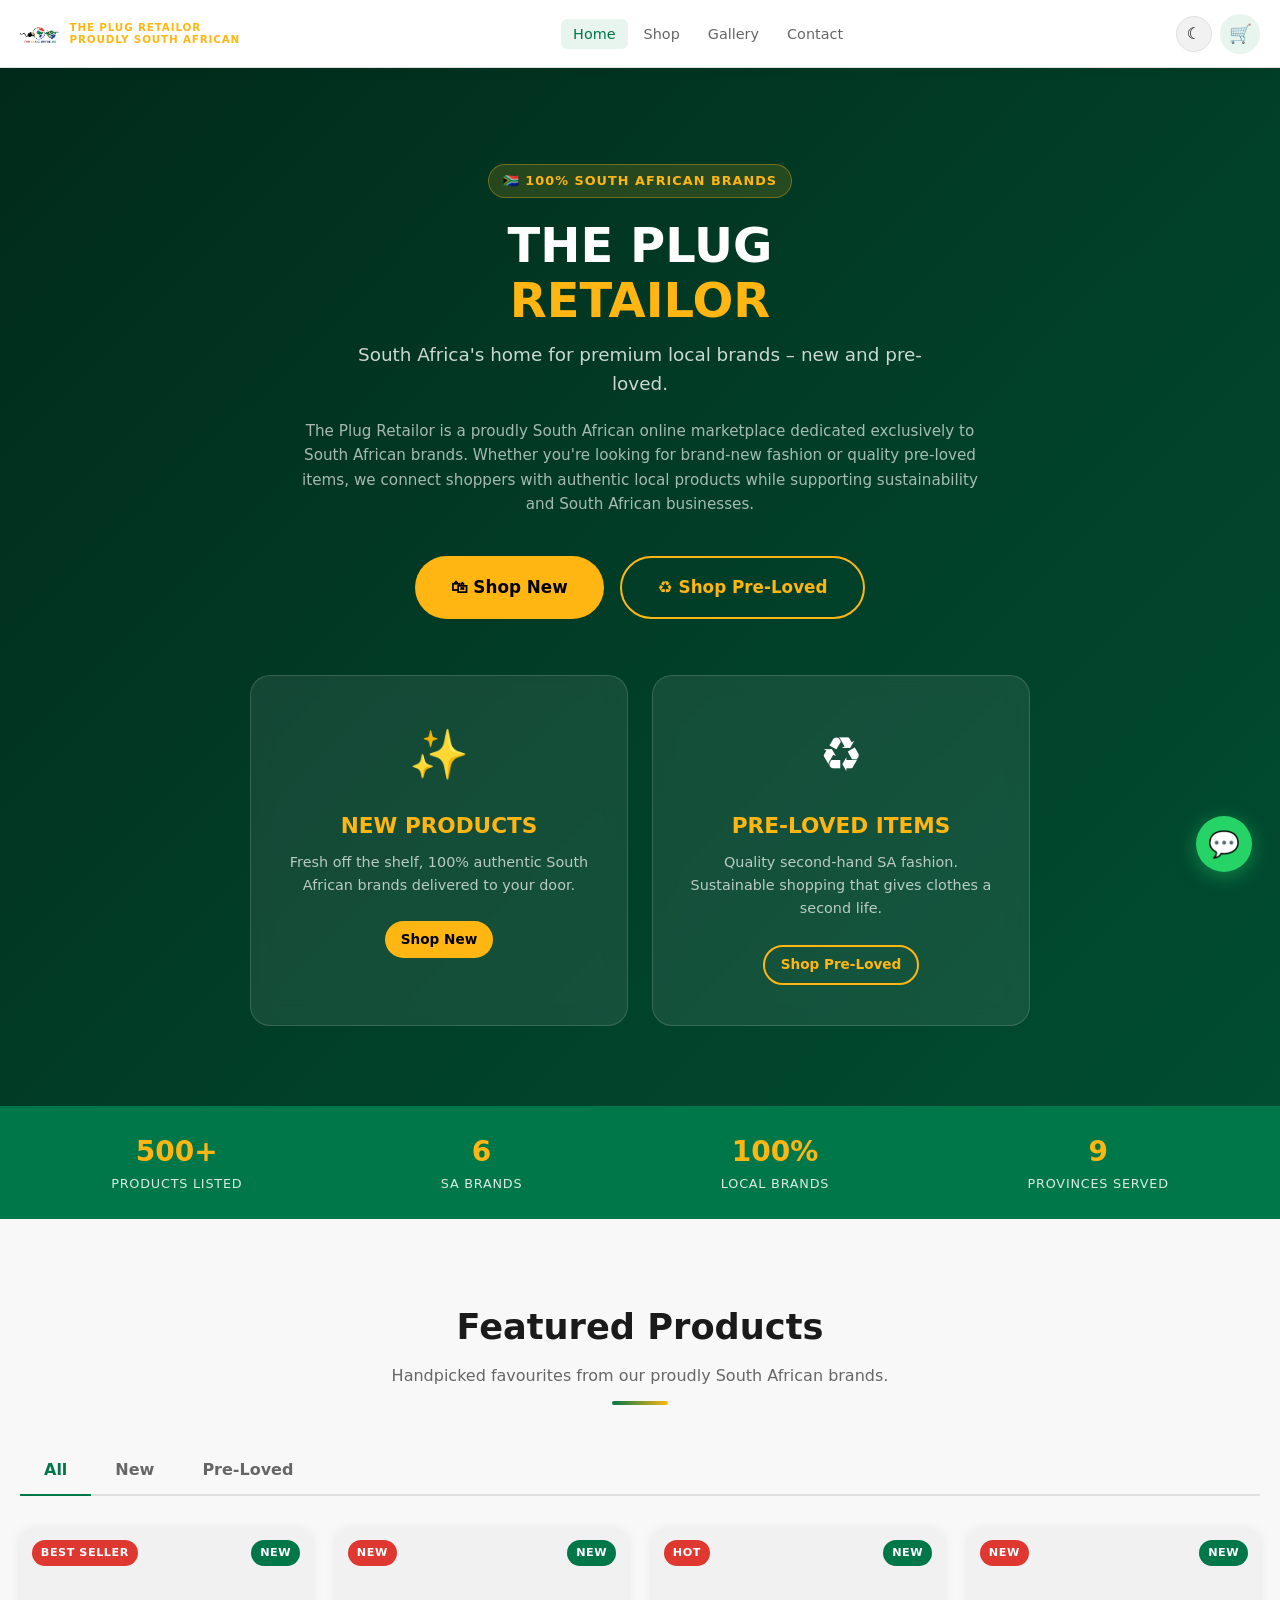
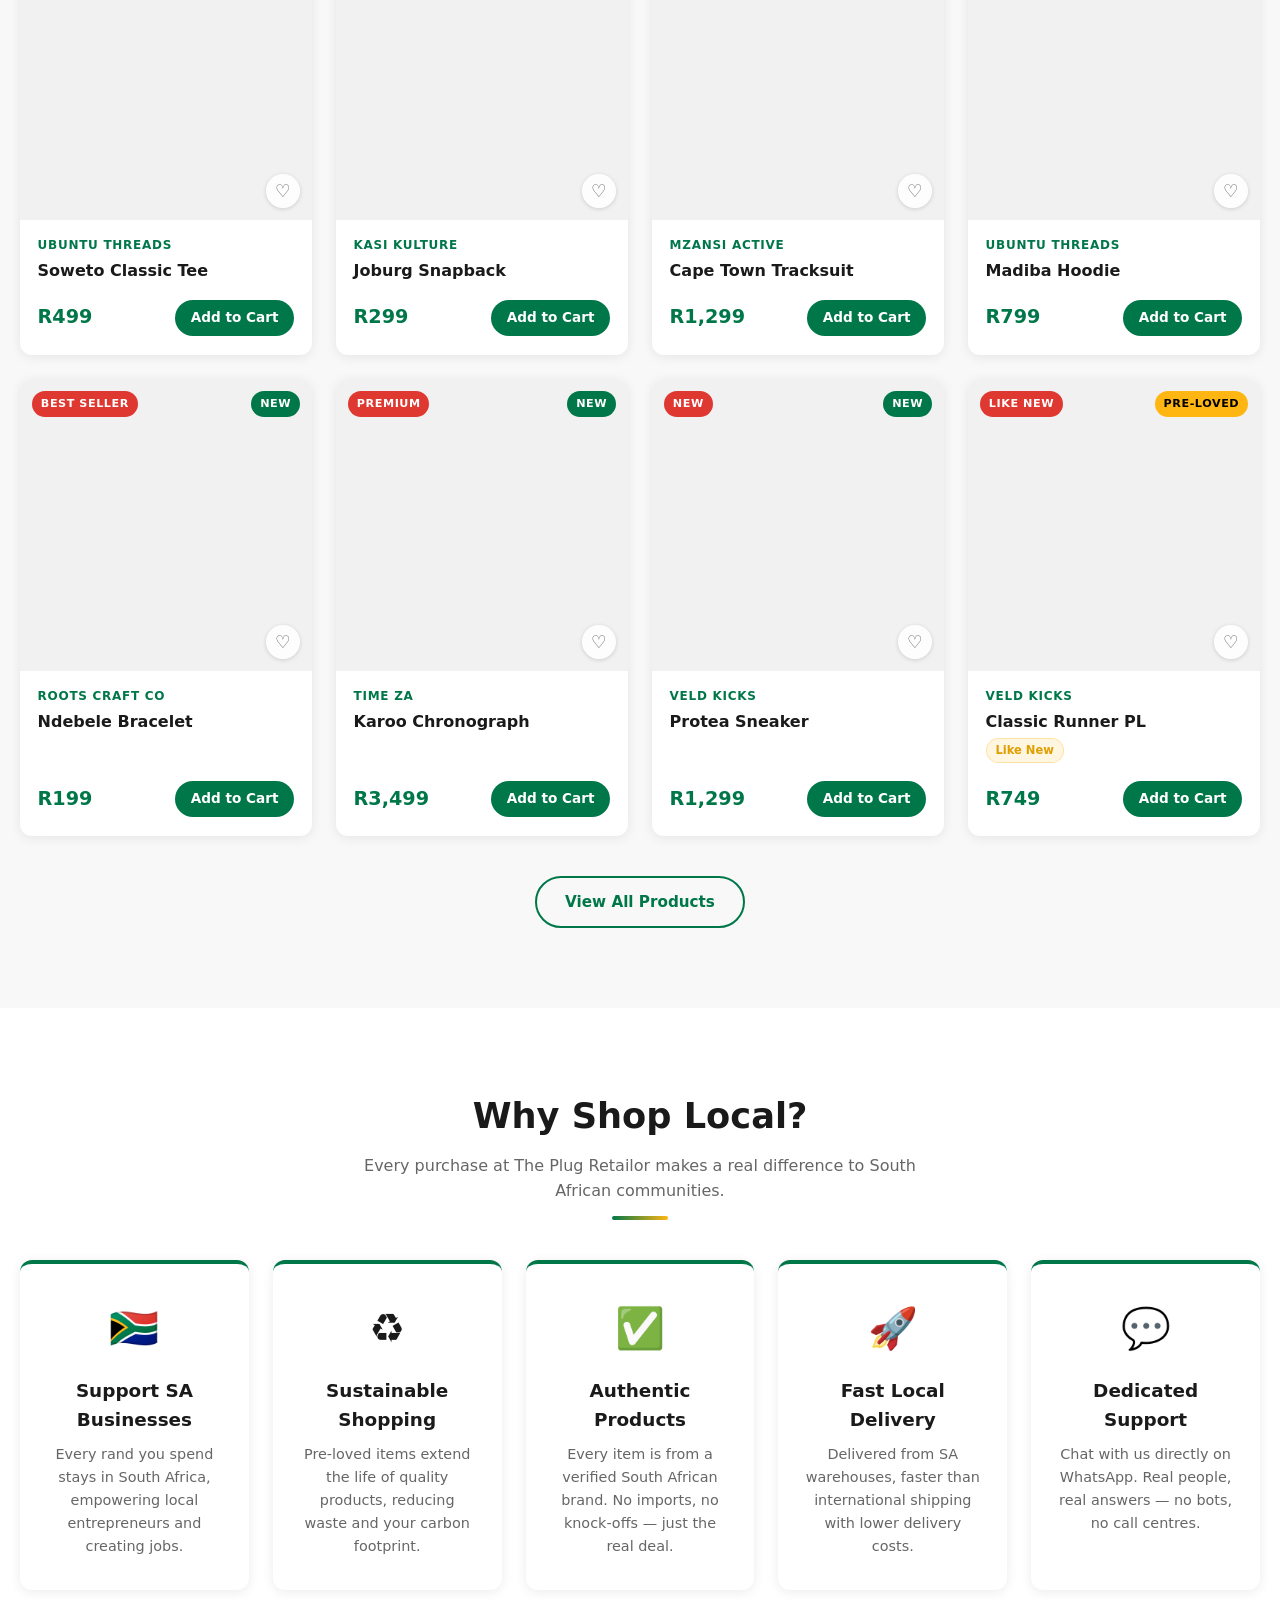
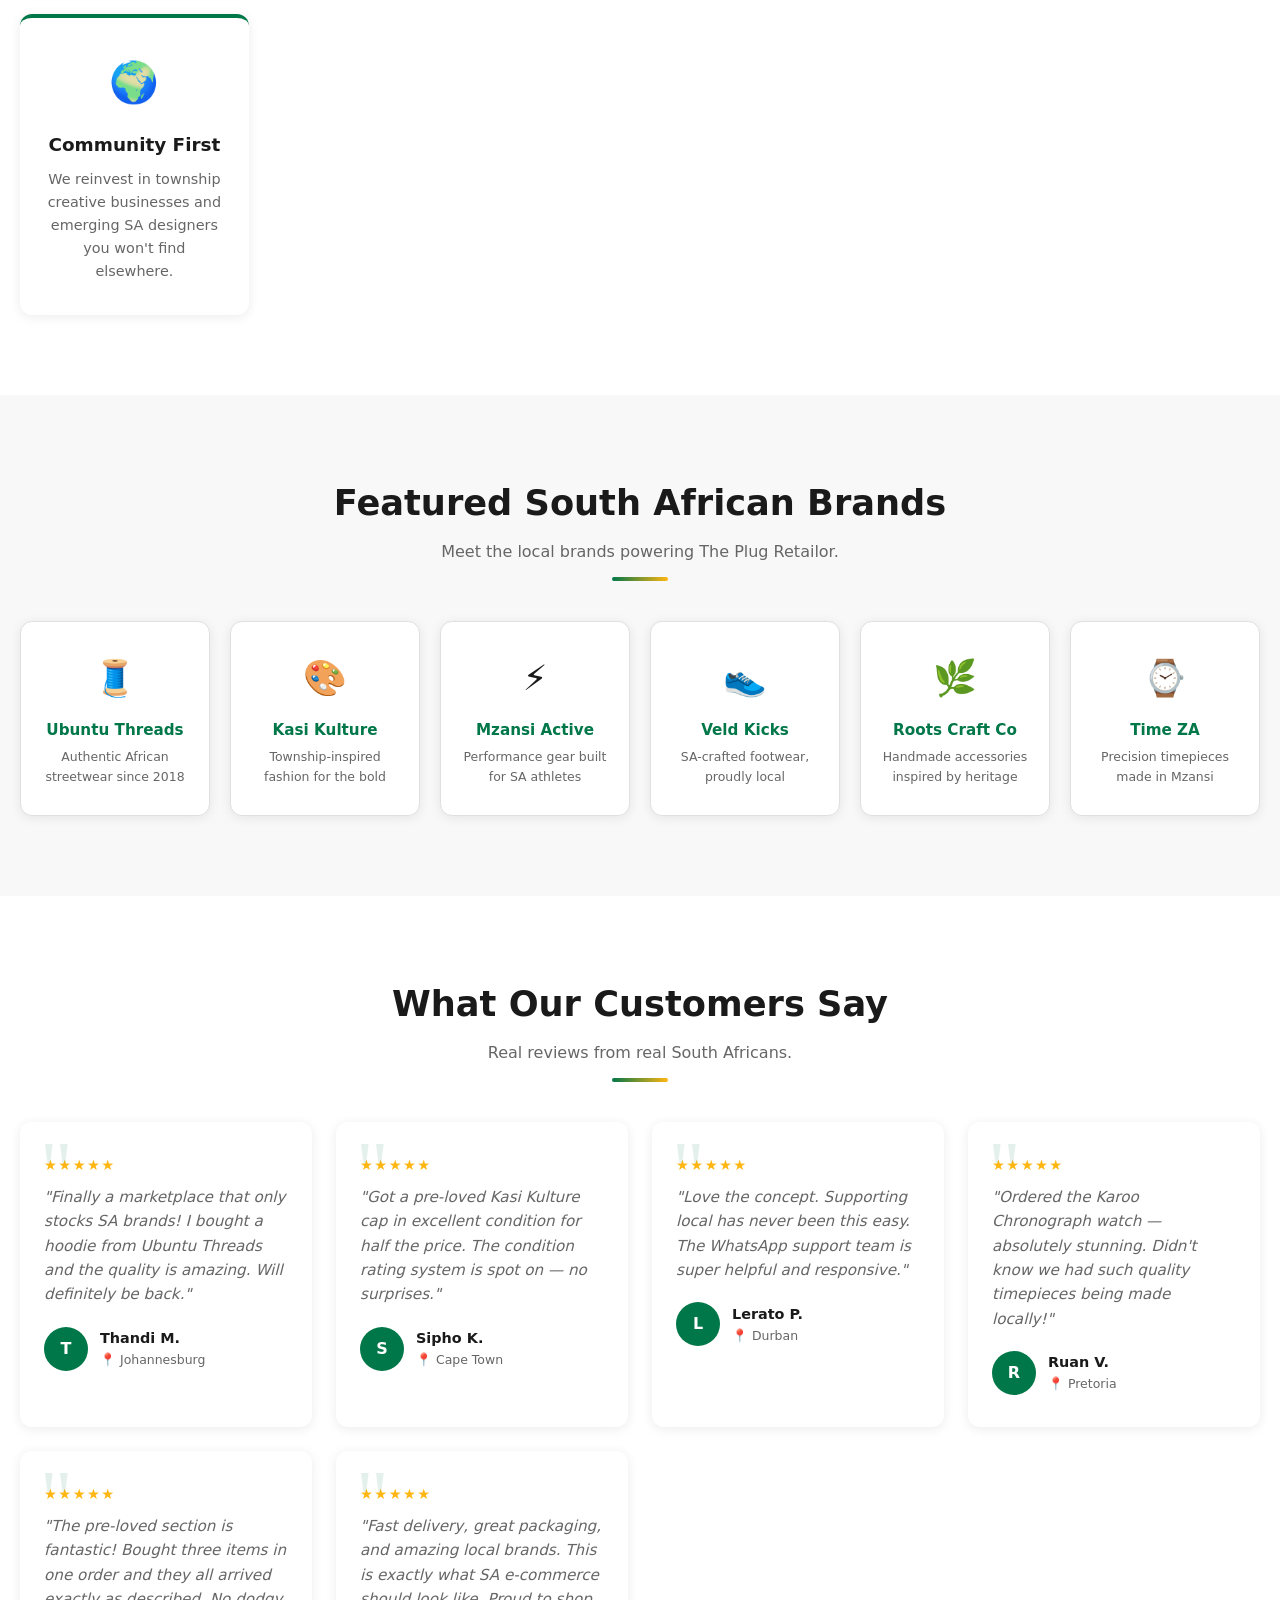
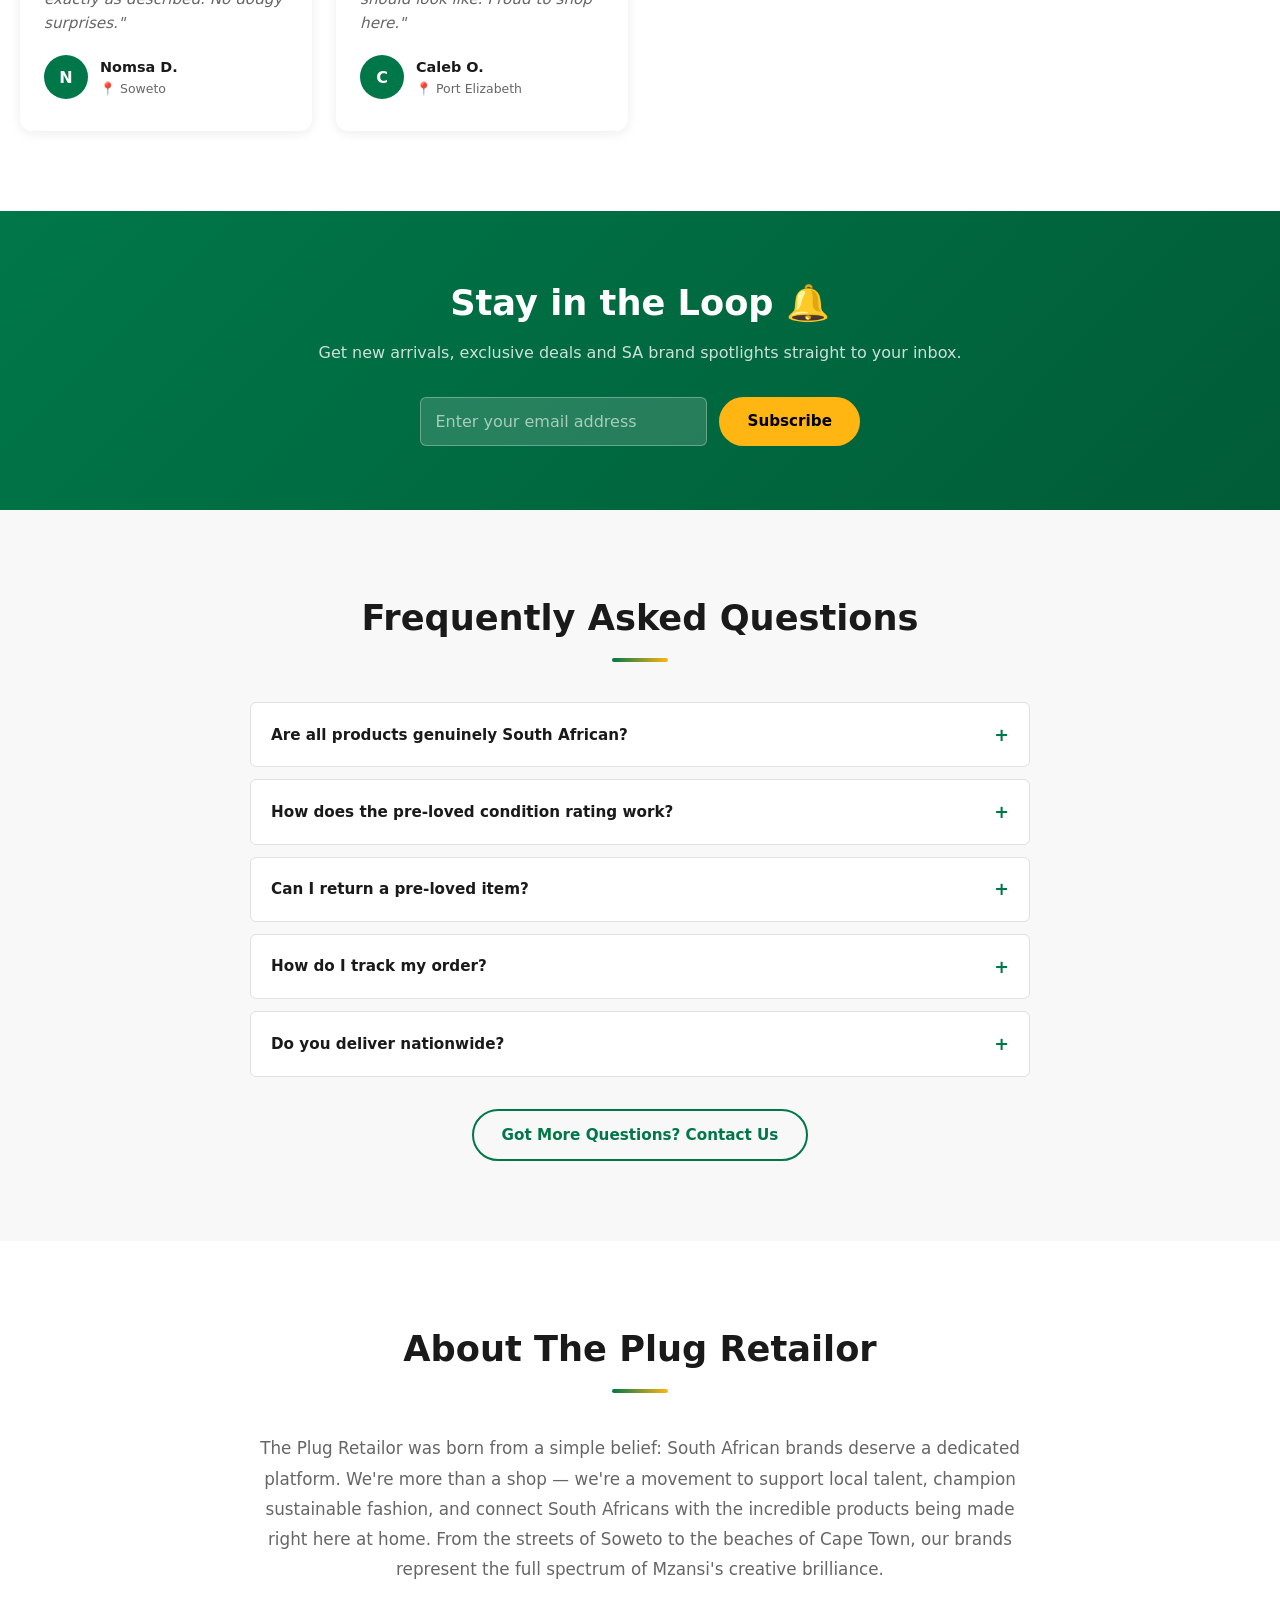
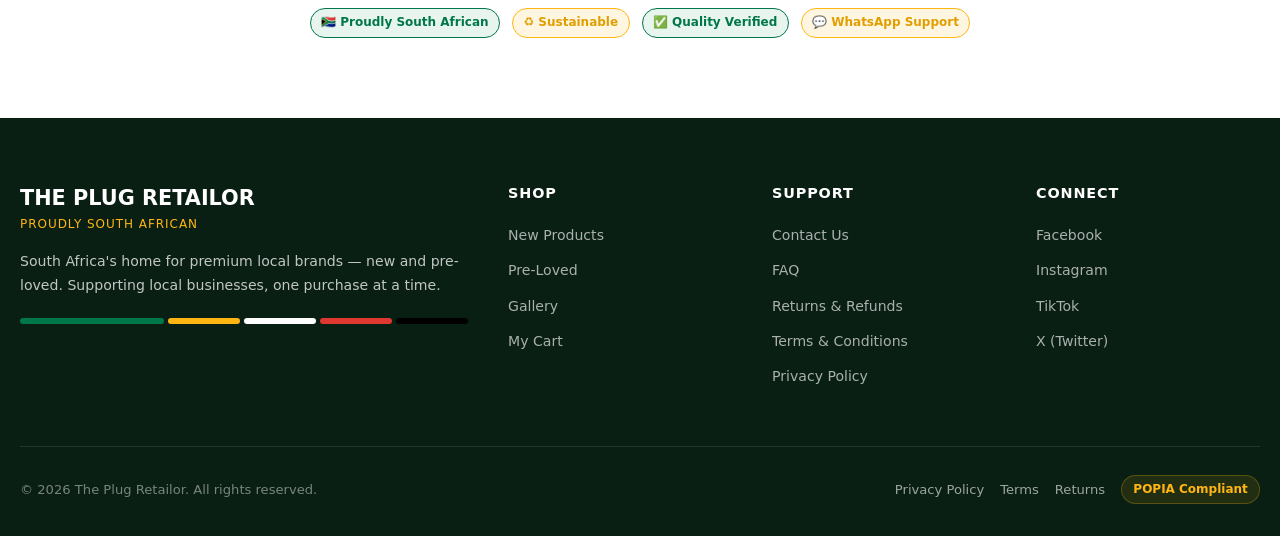
<file: index.html>
<!DOCTYPE html>
<html lang="en" data-theme="light">
<head>
  <meta charset="UTF-8" />
  <meta name="viewport" content="width=device-width, initial-scale=1.0" />
  <meta name="description" content="The Plug Retailor – South Africa's home for premium local brands, new and pre-loved. Shop proudly South African fashion and accessories." />
  <title>The Plug Retailor | Proudly South African Marketplace</title>
  <link rel="stylesheet" href="css/style.css" />
  <link rel="icon" href="data:image/svg+xml,<svg xmlns='http://www.w3.org/2000/svg' viewBox='0 0 32 32'><rect width='32' height='32' rx='6' fill='%23007749'/><text y='24' x='4' font-size='22'>🛍</text></svg>" />
</head>
<body>

<!-- Page Loader -->
<div id="pageLoader" aria-hidden="true">
  <div class="loader__spinner"></div>
  <p class="loader__logo">THE PLUG RETAILOR</p>
</div>

<!-- Navigation -->
<nav class="nav" role="navigation" aria-label="Main navigation">
  <div class="nav__inner">
 <a href="index.html" class="nav__logo" aria-label="The Plug Retailor Home">
  <img src="images/logo.png" alt="" class="nav__logo-img" />
  <span class="nav__logo-text">
    THE PLUG RETAILOR
    <span>Proudly South African</span>
  </span>
</a>
    <button id="navToggle" aria-label="Toggle menu" aria-expanded="false" aria-controls="navMenu">☰</button>
    <ul class="nav__menu" id="navMenu" role="list">
      <li><a href="index.html" class="active">Home</a></li>
      <li><a href="products.html">Shop</a></li>
      <li><a href="gallery.html">Gallery</a></li>
      <li><a href="contact.html">Contact</a></li>
    </ul>
    <div class="nav__actions">
      <button id="darkModeToggle" aria-label="Toggle dark mode" aria-pressed="false">☾</button>
      <a href="cart.html" class="nav__cart-btn" aria-label="Shopping cart">
        🛒
        <span class="cart-badge" aria-label="Cart items">0</span>
      </a>
    </div>
  </div>
</nav>

<!-- Hero -->
<section class="hero" aria-labelledby="heroTitle">
  <div class="container">
    <div class="hero__content">
      <div class="hero__badge">🇿🇦 100% South African Brands</div>
      <h1 id="heroTitle">THE PLUG<br><span class="accent">RETAILOR</span></h1>
      <p class="hero__tagline">South Africa's home for premium local brands – new and pre-loved.</p>
      <p class="hero__desc">
        The Plug Retailor is a proudly South African online marketplace dedicated exclusively to South African brands.
        Whether you're looking for brand-new fashion or quality pre-loved items, we connect shoppers with authentic local
        products while supporting sustainability and South African businesses.
      </p>
      <div class="hero__btns">
        <a href="products.html?type=new" class="btn btn--gold btn--lg">🛍 Shop New</a>
        <a href="products.html?type=preloved" class="btn btn--outline-gold btn--lg">♻ Shop Pre-Loved</a>
      </div>
    </div>

    <!-- Shop Type Cards -->
    <div class="hero__cards">
      <a href="products.html?type=new" class="hero__card">
        <div class="hero__card-icon">✨</div>
        <h3>NEW PRODUCTS</h3>
        <p>Fresh off the shelf, 100% authentic South African brands delivered to your door.</p>
        <span class="btn btn--gold btn--sm">Shop New</span>
      </a>
      <a href="products.html?type=preloved" class="hero__card">
        <div class="hero__card-icon">♻️</div>
        <h3>PRE-LOVED ITEMS</h3>
        <p>Quality second-hand SA fashion. Sustainable shopping that gives clothes a second life.</p>
        <span class="btn btn--outline-gold btn--sm">Shop Pre-Loved</span>
      </a>
    </div>
  </div>
</section>

<!-- Stats -->
<div class="stats" aria-label="Store statistics">
  <div class="container">
    <div class="stats__inner">
      <div class="stats__item"><div class="stats__num">500+</div><div class="stats__label">Products Listed</div></div>
      <div class="stats__item"><div class="stats__num">6</div><div class="stats__label">SA Brands</div></div>
      <div class="stats__item"><div class="stats__num">100%</div><div class="stats__label">Local Brands</div></div>
      <div class="stats__item"><div class="stats__num">9</div><div class="stats__label">Provinces Served</div></div>
    </div>
  </div>
</div>

<!-- Featured Products -->
<section class="section" aria-labelledby="featuredTitle">
  <div class="container">
    <div class="section-title">
      <h2 id="featuredTitle">Featured Products</h2>
      <p>Handpicked favourites from our proudly South African brands.</p>
      <div class="underline"></div>
    </div>
    <div class="tab-group" role="tablist">
      <button class="tab-btn active" role="tab" aria-selected="true"  data-tab="all">All</button>
      <button class="tab-btn"        role="tab" aria-selected="false" data-tab="new">New</button>
      <button class="tab-btn"        role="tab" aria-selected="false" data-tab="preloved">Pre-Loved</button>
    </div>
    <div class="products-grid" id="featuredGrid"></div>
    <div style="text-align:center; margin-top:2.5rem;">
      <a href="products.html" class="btn btn--outline">View All Products</a>
    </div>
  </div>
</section>

<!-- Why Shop Local -->
<section class="section section--alt" aria-labelledby="whyTitle">
  <div class="container">
    <div class="section-title">
      <h2 id="whyTitle">Why Shop Local?</h2>
      <p>Every purchase at The Plug Retailor makes a real difference to South African communities.</p>
      <div class="underline"></div>
    </div>
    <div class="why-cards">
      <div class="why-card">
        <div class="why-card__icon">🇿🇦</div>
        <h3>Support SA Businesses</h3>
        <p>Every rand you spend stays in South Africa, empowering local entrepreneurs and creating jobs.</p>
      </div>
      <div class="why-card">
        <div class="why-card__icon">♻️</div>
        <h3>Sustainable Shopping</h3>
        <p>Pre-loved items extend the life of quality products, reducing waste and your carbon footprint.</p>
      </div>
      <div class="why-card">
        <div class="why-card__icon">✅</div>
        <h3>Authentic Products</h3>
        <p>Every item is from a verified South African brand. No imports, no knock-offs — just the real deal.</p>
      </div>
      <div class="why-card">
        <div class="why-card__icon">🚀</div>
        <h3>Fast Local Delivery</h3>
        <p>Delivered from SA warehouses, faster than international shipping with lower delivery costs.</p>
      </div>
      <div class="why-card">
        <div class="why-card__icon">💬</div>
        <h3>Dedicated Support</h3>
        <p>Chat with us directly on WhatsApp. Real people, real answers — no bots, no call centres.</p>
      </div>
      <div class="why-card">
        <div class="why-card__icon">🌍</div>
        <h3>Community First</h3>
        <p>We reinvest in township creative businesses and emerging SA designers you won't find elsewhere.</p>
      </div>
    </div>
  </div>
</section>

<!-- Featured Brands -->
<section class="section" aria-labelledby="brandsTitle">
  <div class="container">
    <div class="section-title">
      <h2 id="brandsTitle">Featured South African Brands</h2>
      <p>Meet the local brands powering The Plug Retailor.</p>
      <div class="underline"></div>
    </div>
    <div class="brands-grid" id="brandsGrid"></div>
  </div>
</section>

<!-- Testimonials -->
<section class="section section--alt" aria-labelledby="testiTitle">
  <div class="container">
    <div class="section-title">
      <h2 id="testiTitle">What Our Customers Say</h2>
      <p>Real reviews from real South Africans.</p>
      <div class="underline"></div>
    </div>
    <div class="testimonials-grid" id="testimonialsGrid"></div>
  </div>
</section>

<!-- Newsletter -->
<section class="newsletter" aria-label="Newsletter subscription">
  <div class="container">
    <h2>Stay in the Loop 🔔</h2>
    <p>Get new arrivals, exclusive deals and SA brand spotlights straight to your inbox.</p>
    <form class="newsletter-form" novalidate>
      <input type="email" placeholder="Enter your email address" required aria-label="Email address" />
      <button type="submit" class="btn btn--gold">Subscribe</button>
    </form>
  </div>
</section>

<!-- FAQ Preview -->
<section class="section" aria-labelledby="faqTitle">
  <div class="container">
    <div class="section-title">
      <h2 id="faqTitle">Frequently Asked Questions</h2>
      <div class="underline"></div>
    </div>
    <div class="faq-list" id="faqList"></div>
    <div style="text-align:center; margin-top:2rem;">
      <a href="contact.html" class="btn btn--outline">Got More Questions? Contact Us</a>
    </div>
  </div>
</section>

<!-- About Preview -->
<section class="section section--alt" aria-labelledby="aboutTitle">
  <div class="container" style="max-width:820px; text-align:center;">
    <div class="section-title">
      <h2 id="aboutTitle">About The Plug Retailor</h2>
      <div class="underline"></div>
    </div>
    <p style="color:var(--text-muted); font-size:1.05rem; line-height:1.8; margin-bottom:1.5rem;">
      The Plug Retailor was born from a simple belief: South African brands deserve a dedicated platform.
      We're more than a shop — we're a movement to support local talent, champion sustainable fashion,
      and connect South Africans with the incredible products being made right here at home.
      From the streets of Soweto to the beaches of Cape Town, our brands represent the full spectrum
      of Mzansi's creative brilliance.
    </p>
    <div style="display:flex; gap:.75rem; justify-content:center; flex-wrap:wrap;">
      <span class="chip chip--green">🇿🇦 Proudly South African</span>
      <span class="chip chip--gold">♻️ Sustainable</span>
      <span class="chip chip--green">✅ Quality Verified</span>
      <span class="chip chip--gold">💬 WhatsApp Support</span>
    </div>
  </div>
</section>

<!-- Footer -->
<footer class="footer" role="contentinfo">
  <div class="container">
    <div class="footer__grid">
      <div>
        <div class="footer__brand-name">THE PLUG RETAILOR</div>
        <div class="footer__brand-tag">Proudly South African</div>
        <p class="footer__desc">South Africa's home for premium local brands — new and pre-loved. Supporting local businesses, one purchase at a time.</p>
        <div class="footer__flag">
          <span class="f1"></span><span class="f2"></span><span class="f3"></span><span class="f4"></span><span class="f5"></span>
        </div>
      </div>
      <div class="footer__col">
        <h4>Shop</h4>
        <ul>
          <li><a href="products.html?type=new">New Products</a></li>
          <li><a href="products.html?type=preloved">Pre-Loved</a></li>
          <li><a href="gallery.html">Gallery</a></li>
          <li><a href="cart.html">My Cart</a></li>
        </ul>
      </div>
      <div class="footer__col">
        <h4>Support</h4>
        <ul>
          <li><a href="contact.html">Contact Us</a></li>
          <li><a href="contact.html#faq">FAQ</a></li>
          <li><a href="returns.html">Returns & Refunds</a></li>
          <li><a href="terms.html">Terms & Conditions</a></li>
          <li><a href="privacy.html">Privacy Policy</a></li>
        </ul>
      </div>
      <div class="footer__col">
        <h4>Connect</h4>
        <ul>
          <li><a href="#" target="_blank" rel="noopener">Facebook</a></li>
          <li><a href="#" target="_blank" rel="noopener">Instagram</a></li>
          <li><a href="#" target="_blank" rel="noopener">TikTok</a></li>
          <li><a href="#" target="_blank" rel="noopener">X (Twitter)</a></li>
        </ul>
      </div>
    </div>
    <div class="footer__bottom">
      <span>&copy; <span id="footerYear"></span> The Plug Retailor. All rights reserved.</span>
      <div style="display:flex;gap:1rem;align-items:center;flex-wrap:wrap;">
        <a href="privacy.html">Privacy Policy</a>
        <a href="terms.html">Terms</a>
        <a href="returns.html">Returns</a>
        <span class="popia-badge">POPIA Compliant</span>
      </div>
    </div>
  </div>
</footer>

<!-- WhatsApp FAB -->
<a id="whatsappFab" href="#" class="whatsapp-fab" target="_blank" rel="noopener" aria-label="Chat on WhatsApp">
  <span>💬</span>
  <span class="whatsapp-fab__tooltip">Chat with us on WhatsApp</span>
</a>

<!-- Back to Top -->
<button id="backToTop" aria-label="Back to top">↑</button>

<!-- Scripts -->
<script src="js/config.js"></script>
<script src="js/notifications.js"></script>
<script src="js/cart.js"></script>
<script src="js/script.js"></script>
<script>
  // Set WhatsApp link
  document.getElementById('whatsappFab').href = `https://wa.me/${CONFIG.WHATSAPP_NUMBER}`;

  // Footer year
  document.getElementById('footerYear').textContent = new Date().getFullYear();

  // Mark active nav link
  document.querySelectorAll('.nav__menu a').forEach(a => {
    a.classList.toggle('active', a.getAttribute('href') === 'index.html');
  });

  // Render featured products
  const featured = PRODUCTS.filter(p => p.popular).slice(0, 8);
  let currentTab = 'all';
  const grid = document.getElementById('featuredGrid');

  function renderFeatured(tab) {
    currentTab = tab;
    const filtered = tab === 'all' ? featured
      : tab === 'new'     ? featured.filter(p => p.condition === 'new')
      : featured.filter(p => p.condition === 'pre-loved');
    grid.innerHTML = filtered.length
      ? filtered.map(p => buildProductCard(p)).join('')
      : '<p class="no-results">No featured products in this category.</p>';
  }

  document.querySelectorAll('.tab-btn').forEach(btn => {
    btn.addEventListener('click', () => {
      document.querySelectorAll('.tab-btn').forEach(b => { b.classList.remove('active'); b.setAttribute('aria-selected','false'); });
      btn.classList.add('active'); btn.setAttribute('aria-selected','true');
      renderFeatured(btn.dataset.tab);
    });
  });
  renderFeatured('all');

  // Render brands
  document.getElementById('brandsGrid').innerHTML = BRANDS.map(b => `
    <div class="brand-card">
      <div class="brand-card__icon">${b.icon}</div>
      <div class="brand-card__name">${b.name}</div>
      <div class="brand-card__tag">${b.tagline}</div>
    </div>`).join('');

  // Render testimonials
  const testimonials = [
    { name:'Thandi M.',   loc:'Johannesburg',  text:'Finally a marketplace that only stocks SA brands! I bought a hoodie from Ubuntu Threads and the quality is amazing. Will definitely be back.', stars:5, init:'T' },
    { name:'Sipho K.',    loc:'Cape Town',      text:'Got a pre-loved Kasi Kulture cap in excellent condition for half the price. The condition rating system is spot on — no surprises.', stars:5, init:'S' },
    { name:'Lerato P.',   loc:'Durban',         text:'Love the concept. Supporting local has never been this easy. The WhatsApp support team is super helpful and responsive.', stars:5, init:'L' },
    { name:'Ruan V.',     loc:'Pretoria',       text:'Ordered the Karoo Chronograph watch — absolutely stunning. Didn\'t know we had such quality timepieces being made locally!', stars:5, init:'R' },
    { name:'Nomsa D.',    loc:'Soweto',         text:'The pre-loved section is fantastic! Bought three items in one order and they all arrived exactly as described. No dodgy surprises.', stars:5, init:'N' },
    { name:'Caleb O.',    loc:'Port Elizabeth', text:'Fast delivery, great packaging, and amazing local brands. This is exactly what SA e-commerce should look like. Proud to shop here.', stars:5, init:'C' },
  ];

  document.getElementById('testimonialsGrid').innerHTML = testimonials.map(t => `
    <div class="testimonial-card">
      <div class="stars">${'★'.repeat(t.stars)}</div>
      <p class="testimonial-card__text">"${t.text}"</p>
      <div class="testimonial-card__author">
        <div class="testimonial-card__avatar">${t.init}</div>
        <div>
          <div class="testimonial-card__name">${t.name}</div>
          <div class="testimonial-card__loc">📍 ${t.loc}</div>
        </div>
      </div>
    </div>`).join('');

  // Render FAQs
  const faqs = [
    { q:'Are all products genuinely South African?', a:'Yes! Every single product on The Plug Retailor comes from a verified South African brand. We do not stock any international imports.' },
    { q:'How does the pre-loved condition rating work?', a:'We use four ratings: <strong>Like New</strong> (barely used, no signs of wear), <strong>Excellent</strong> (minor signs of use), <strong>Good</strong> (normal wear), and <strong>Fair</strong> (noticeable wear, still functional).' },
    { q:'Can I return a pre-loved item?', a:'Yes. If the item differs materially from its listed condition, you can return it within 7 days. See our <a href="returns.html" class="chip chip--green" style="text-decoration:underline">Returns Policy</a> for full details.' },
    { q:'How do I track my order?', a:'After placing your order you will receive an order number. Contact us via WhatsApp or email with your order number and we will provide tracking information.' },
    { q:'Do you deliver nationwide?', a:'Yes, we deliver to all 9 provinces. Standard and Express delivery options are available at checkout.' },
  ];

  document.getElementById('faqList').innerHTML = faqs.map((f, i) => `
    <div class="faq-item" id="faq${i}">
      <button class="faq-item__q" aria-expanded="false" aria-controls="faqA${i}" onclick="toggleFaq(${i})">
        <span>${f.q}</span><span class="icon">+</span>
      </button>
      <div class="faq-item__a" id="faqA${i}" role="region">
        <div class="faq-item__a-inner">${f.a}</div>
      </div>
    </div>`).join('');

  function toggleFaq(i) {
    const item = document.getElementById(`faq${i}`);
    const open = item.classList.toggle('open');
    item.querySelector('.faq-item__q').setAttribute('aria-expanded', open);
  }
</script>
</body>
</html>
</file>
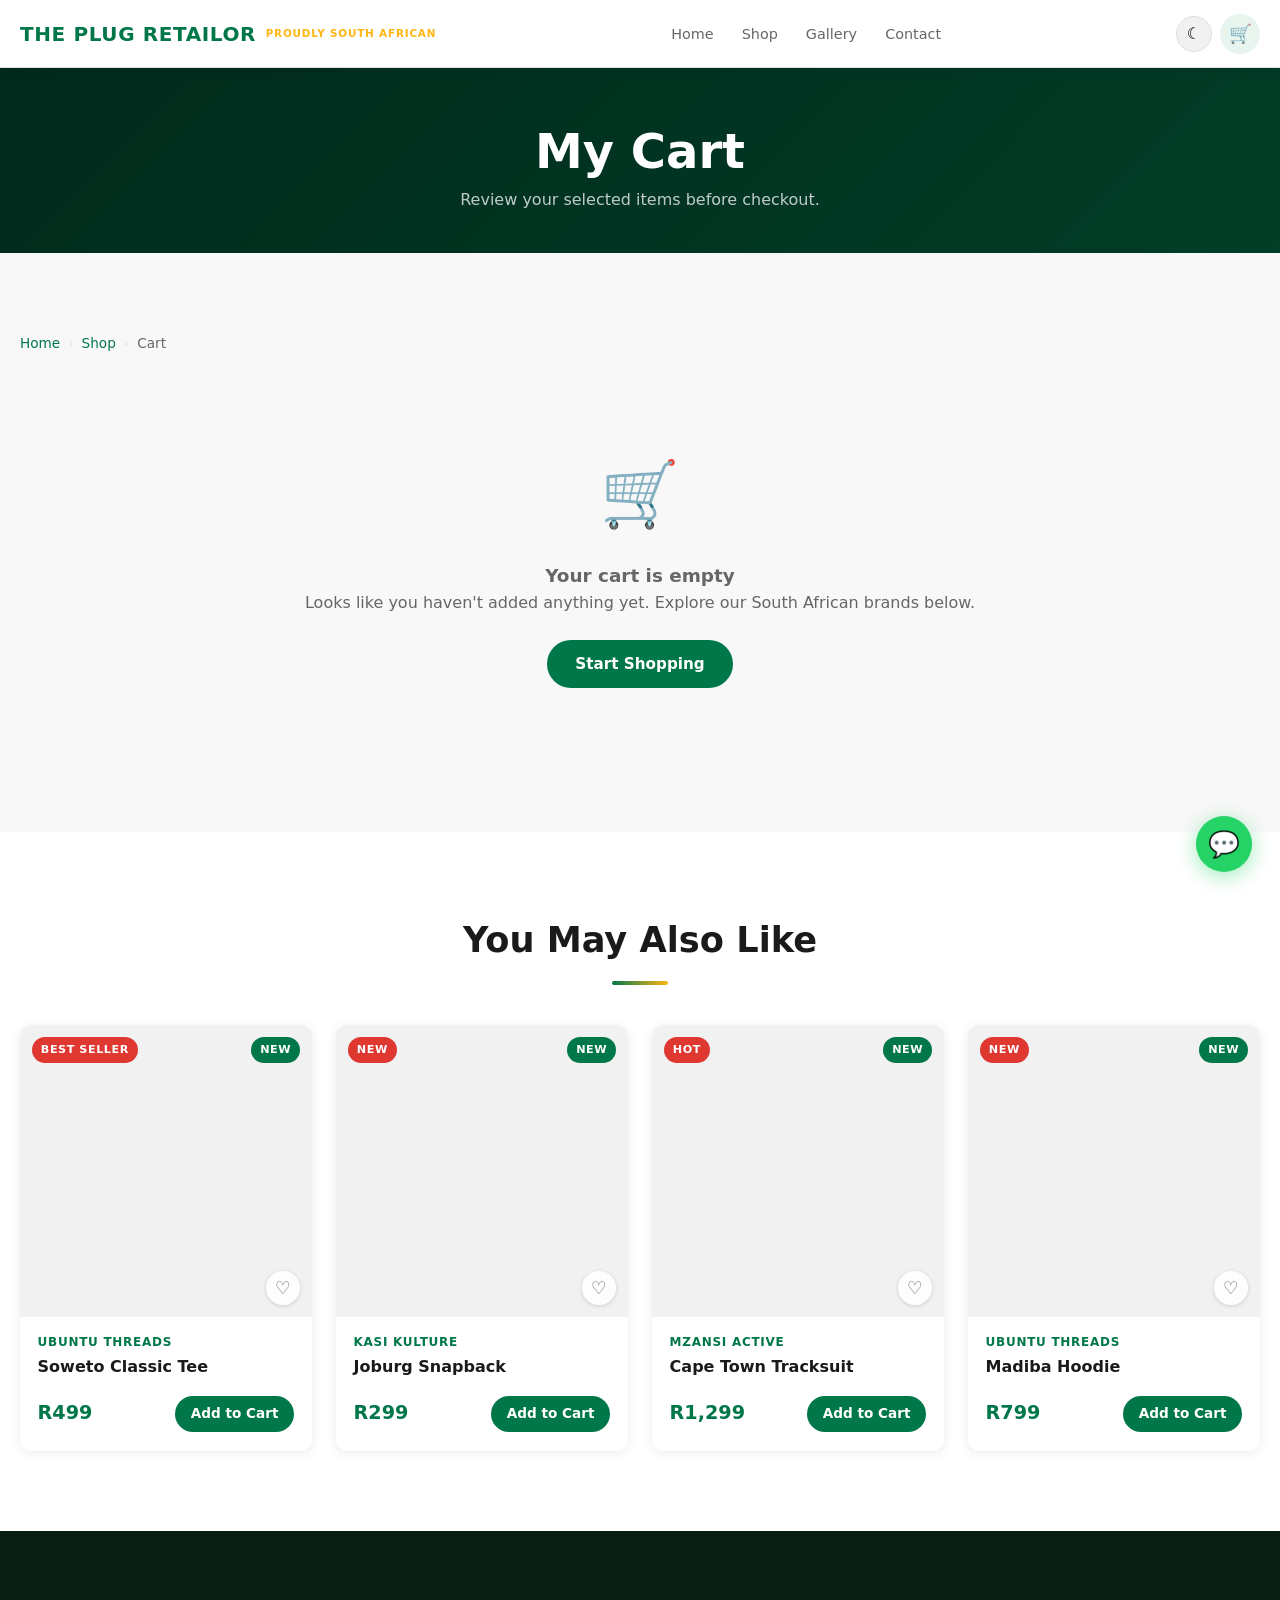
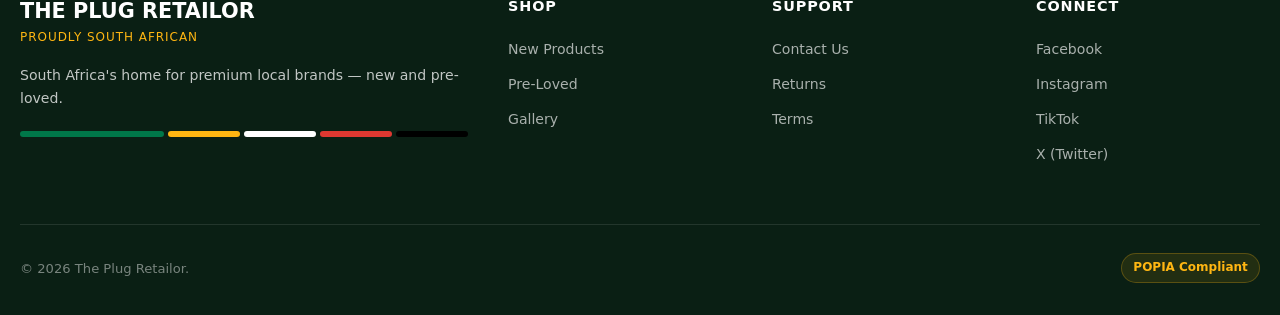
<file: cart.html>
<!DOCTYPE html>
<html lang="en" data-theme="light">
<head>
  <meta charset="UTF-8" />
  <meta name="viewport" content="width=device-width, initial-scale=1.0" />
  <meta name="description" content="Your shopping cart at The Plug Retailor." />
  <title>My Cart | The Plug Retailor</title>
  <link rel="stylesheet" href="css/style.css" />
  <link rel="icon" href="data:image/svg+xml,<svg xmlns='http://www.w3.org/2000/svg' viewBox='0 0 32 32'><rect width='32' height='32' rx='6' fill='%23007749'/><text y='24' x='4' font-size='22'>🛍</text></svg>" />
</head>
<body>

<div id="pageLoader" aria-hidden="true">
  <div class="loader__spinner"></div>
  <p class="loader__logo">Loading Cart…</p>
</div>

<nav class="nav" role="navigation" aria-label="Main navigation">
  <div class="nav__inner">
    <a href="index.html" class="nav__logo">THE PLUG RETAILOR<span>Proudly South African</span></a>
    <button id="navToggle" aria-label="Toggle menu" aria-expanded="false">☰</button>
    <ul class="nav__menu" id="navMenu">
      <li><a href="index.html">Home</a></li>
      <li><a href="products.html">Shop</a></li>
      <li><a href="gallery.html">Gallery</a></li>
      <li><a href="contact.html">Contact</a></li>
    </ul>
    <div class="nav__actions">
      <button id="darkModeToggle" aria-label="Toggle dark mode">☾</button>
      <a href="cart.html" class="nav__cart-btn active" aria-label="Shopping cart">🛒<span class="cart-badge">0</span></a>
    </div>
  </div>
</nav>

<header class="page-header">
  <div class="container">
    <h1>My Cart</h1>
    <p>Review your selected items before checkout.</p>
  </div>
</header>

<main class="section">
  <div class="container">

    <!-- Breadcrumb -->
    <nav class="breadcrumb" aria-label="Breadcrumb">
      <a href="index.html">Home</a>
      <span class="sep">›</span>
      <a href="products.html">Shop</a>
      <span class="sep">›</span>
      <span>Cart</span>
    </nav>

    <!-- Cart content injected here -->
    <div id="cartContent"></div>

  </div>
</main>

<!-- You may also like -->
<section class="section section--alt" aria-labelledby="suggestTitle">
  <div class="container">
    <div class="section-title">
      <h2 id="suggestTitle">You May Also Like</h2>
      <div class="underline"></div>
    </div>
    <div class="products-grid" id="suggestGrid"></div>
  </div>
</section>

<footer class="footer">
  <div class="container">
    <div class="footer__grid">
      <div>
        <div class="footer__brand-name">THE PLUG RETAILOR</div>
        <div class="footer__brand-tag">Proudly South African</div>
        <p class="footer__desc">South Africa's home for premium local brands — new and pre-loved.</p>
        <div class="footer__flag"><span class="f1"></span><span class="f2"></span><span class="f3"></span><span class="f4"></span><span class="f5"></span></div>
      </div>
      <div class="footer__col"><h4>Shop</h4><ul>
        <li><a href="products.html?type=new">New Products</a></li>
        <li><a href="products.html?type=preloved">Pre-Loved</a></li>
        <li><a href="gallery.html">Gallery</a></li>
      </ul></div>
      <div class="footer__col"><h4>Support</h4><ul>
        <li><a href="contact.html">Contact Us</a></li>
        <li><a href="returns.html">Returns</a></li>
        <li><a href="terms.html">Terms</a></li>
      </ul></div>
      <div class="footer__col"><h4>Connect</h4><ul>
        <li><a href="#">Facebook</a></li>
        <li><a href="#">Instagram</a></li>
        <li><a href="#">TikTok</a></li>
        <li><a href="#">X (Twitter)</a></li>
      </ul></div>
    </div>
    <div class="footer__bottom">
      <span>&copy; <span id="footerYear"></span> The Plug Retailor.</span>
      <span class="popia-badge">POPIA Compliant</span>
    </div>
  </div>
</footer>

<a id="whatsappFab" href="#" class="whatsapp-fab" target="_blank" rel="noopener" aria-label="Chat on WhatsApp">
  <span>💬</span>
  <span class="whatsapp-fab__tooltip">Chat with us on WhatsApp</span>
</a>
<button id="backToTop" aria-label="Back to top">↑</button>

<script src="js/config.js"></script>
<script src="js/notifications.js"></script>
<script src="js/cart.js"></script>
<script src="js/script.js"></script>
<script>
  document.getElementById('whatsappFab').href = `https://wa.me/${CONFIG.WHATSAPP_NUMBER}`;
  document.getElementById('footerYear').textContent = new Date().getFullYear();

  const DELIVERY_STD = CONFIG.DELIVERY_FEES.standard;

  function renderCart() {
    const items   = Cart.getCart();
    const content = document.getElementById('cartContent');

    if (items.length === 0) {
      content.innerHTML = `
        <div class="cart-empty">
          <div class="icon">🛒</div>
          <h3>Your cart is empty</h3>
          <p>Looks like you haven't added anything yet. Explore our South African brands below.</p>
          <a href="products.html" class="btn btn--primary" style="margin-top:1.5rem">Start Shopping</a>
        </div>`;
      return;
    }

    const subtotal = Cart.getCartTotal();
    const delivery = DELIVERY_STD;
    const total    = subtotal + delivery;

    const rows = items.map(item => `
      <tr class="cart-row" data-id="${item.id}">
        <td>
          <div class="cart-product">
            <img class="cart-product__img"
                 src="${item.image}"
                 alt="${item.name}"
                 onerror="this.src='https://placehold.co/70x70/007749/FFB612?text=TPR'" />
            <div>
              <div class="cart-product__brand">${item.brand}</div>
              <div class="cart-product__name">${item.name}</div>
              <div class="cart-product__cond">${item.condition === 'new' ? '🆕 New' : `♻️ Pre-Loved${item.condRating ? ' · ' + item.condRating : ''}`}</div>
            </div>
          </div>
        </td>
        <td>R${item.price.toLocaleString('en-ZA')}</td>
        <td>
          <div class="qty-control">
            <button class="qty-btn" onclick="changeQty('${item.id}', ${item.qty - 1})" aria-label="Decrease quantity">−</button>
            <span class="qty-val">${item.qty}</span>
            <button class="qty-btn" onclick="changeQty('${item.id}', ${item.qty + 1})" aria-label="Increase quantity">+</button>
          </div>
        </td>
        <td><strong>R${(item.price * item.qty).toLocaleString('en-ZA')}</strong></td>
        <td><button class="cart-remove" onclick="removeItem('${item.id}')" aria-label="Remove ${item.name}">Remove</button></td>
      </tr>`).join('');

    content.innerHTML = `
      <div class="cart-layout">
        <div>
          <table class="cart-table" aria-label="Cart items">
            <thead>
              <tr>
                <th>Product</th>
                <th>Price</th>
                <th>Qty</th>
                <th>Total</th>
                <th></th>
              </tr>
            </thead>
            <tbody id="cartTableBody">${rows}</tbody>
          </table>
          <div style="display:flex;gap:1rem;margin-top:1.5rem;flex-wrap:wrap;">
            <a href="products.html" class="btn btn--outline">← Continue Shopping</a>
            <button class="btn btn--ghost" onclick="clearAllItems()">🗑 Clear Cart</button>
          </div>
        </div>

        <aside class="cart-summary" aria-label="Order summary">
          <h3>Order Summary</h3>
          <div class="summary-row"><span>Subtotal (${Cart.getCartCount()} items)</span><span>R${subtotal.toLocaleString('en-ZA')}</span></div>
          <div class="summary-row"><span>Estimated Delivery</span><span>R${delivery.toLocaleString('en-ZA')}</span></div>
          <hr class="divider" />
          <div class="summary-row summary-row--total"><span>Total</span><span>R${total.toLocaleString('en-ZA')}</span></div>
          <p style="font-size:.78rem;color:var(--text-muted);margin:.75rem 0 1.25rem;">
            Delivery estimate for Standard Delivery. Final cost confirmed at checkout.
          </p>
          <a href="checkout.html" class="btn btn--primary btn--full btn--lg">Proceed to Checkout →</a>
          <div style="display:flex;align-items:center;gap:.5rem;margin-top:1rem;font-size:.8rem;color:var(--text-muted);justify-content:center;">
            🔒 Secure checkout &nbsp;|&nbsp; 🇿🇦 SA brands only
          </div>
        </aside>
      </div>`;
  }

  function changeQty(id, qty) {
    Cart.updateQty(id, qty);
    renderCart();
  }

  function removeItem(id) {
    const item = Cart.getCart().find(i => i.id === id);
    Cart.removeFromCart(id);
    if (item) Notifications.info(`"${item.name}" removed from cart.`);
    renderCart();
  }

  function clearAllItems() {
    if (!confirm('Remove all items from your cart?')) return;
    Cart.clearCart();
    renderCart();
  }

  // Suggestions
  const cartIds = Cart.getCart().map(i => i.id);
  const suggestions = PRODUCTS.filter(p => !cartIds.includes(p.id) && p.popular).slice(0, 4);
  document.getElementById('suggestGrid').innerHTML = suggestions.map(p => buildProductCard(p)).join('');

  renderCart();
</script>
</body>
</html>
</file>
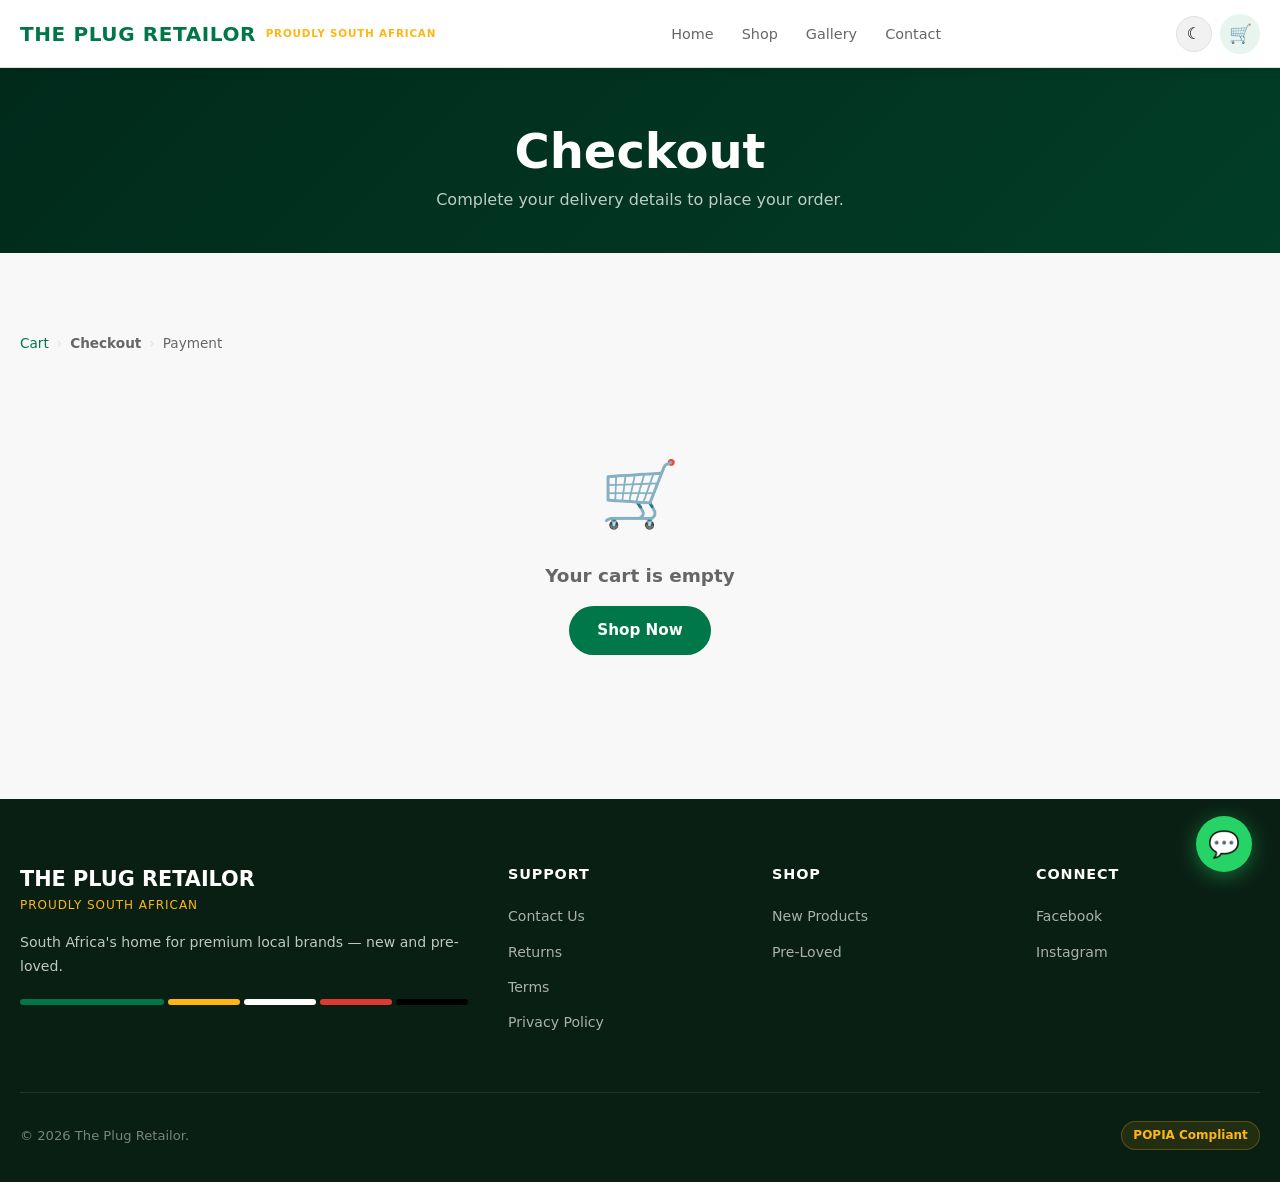
<file: checkout.html>
<!DOCTYPE html>
<html lang="en" data-theme="light">
<head>
  <meta charset="UTF-8" />
  <meta name="viewport" content="width=device-width, initial-scale=1.0" />
  <meta name="description" content="Checkout – The Plug Retailor. Enter your delivery details and complete your order." />
  <title>Checkout | The Plug Retailor</title>
  <link rel="stylesheet" href="css/style.css" />
  <link rel="icon" href="data:image/svg+xml,<svg xmlns='http://www.w3.org/2000/svg' viewBox='0 0 32 32'><rect width='32' height='32' rx='6' fill='%23007749'/><text y='24' x='4' font-size='22'>🛍</text></svg>" />
</head>
<body>

<div id="pageLoader" aria-hidden="true">
  <div class="loader__spinner"></div>
  <p class="loader__logo">Checkout</p>
</div>

<nav class="nav" role="navigation" aria-label="Main navigation">
  <div class="nav__inner">
    <a href="index.html" class="nav__logo">THE PLUG RETAILOR<span>Proudly South African</span></a>
    <button id="navToggle" aria-label="Toggle menu" aria-expanded="false">☰</button>
    <ul class="nav__menu" id="navMenu">
      <li><a href="index.html">Home</a></li>
      <li><a href="products.html">Shop</a></li>
      <li><a href="gallery.html">Gallery</a></li>
      <li><a href="contact.html">Contact</a></li>
    </ul>
    <div class="nav__actions">
      <button id="darkModeToggle" aria-label="Toggle dark mode">☾</button>
      <a href="cart.html" class="nav__cart-btn" aria-label="Shopping cart">🛒<span class="cart-badge">0</span></a>
    </div>
  </div>
</nav>

<header class="page-header">
  <div class="container">
    <h1>Checkout</h1>
    <p>Complete your delivery details to place your order.</p>
  </div>
</header>

<main class="section">
  <div class="container">
    <nav class="breadcrumb" aria-label="Checkout steps">
      <a href="cart.html">Cart</a>
      <span class="sep">›</span>
      <strong>Checkout</strong>
      <span class="sep">›</span>
      <span style="color:var(--text-muted)">Payment</span>
    </nav>

    <div id="emptyCartMsg" style="display:none;" class="cart-empty">
      <div class="icon">🛒</div>
      <h3>Your cart is empty</h3>
      <a href="products.html" class="btn btn--primary" style="margin-top:1rem">Shop Now</a>
    </div>

    <div id="checkoutLayout" class="checkout-layout">
      <!-- Customer Form -->
      <div>
        <form id="checkoutForm" novalidate>
          <!-- Customer Info -->
          <div class="form-card" style="margin-bottom:1.5rem;">
            <h2>📦 Delivery Information</h2>
            <div class="form-grid">
              <div class="form-group full">
                <label for="fullName">Full Name *</label>
                <input type="text" id="fullName" placeholder="e.g. Thandi Mthembu" autocomplete="name" required />
                <span class="form-error">Please enter your full name.</span>
              </div>
              <div class="form-group">
                <label for="email">Email Address *</label>
                <input type="email" id="email" placeholder="your@email.com" autocomplete="email" required />
                <span class="form-error">Please enter a valid email address.</span>
              </div>
              <div class="form-group">
                <label for="phone">Phone Number *</label>
                <input type="tel" id="phone" placeholder="+27 82 000 0000" autocomplete="tel" required />
                <span class="form-error">Please enter your phone number.</span>
              </div>
              <div class="form-group full">
                <label for="address">Street Address *</label>
                <input type="text" id="address" placeholder="123 Example Street" autocomplete="street-address" required />
                <span class="form-error">Please enter your street address.</span>
              </div>
              <div class="form-group">
                <label for="city">City *</label>
                <input type="text" id="city" placeholder="Johannesburg" autocomplete="address-level2" required />
                <span class="form-error">Please enter your city.</span>
              </div>
              <div class="form-group">
                <label for="province">Province *</label>
                <select id="province" required autocomplete="address-level1">
                  <option value="">Select Province</option>
                  <option>Gauteng</option>
                  <option>Western Cape</option>
                  <option>KwaZulu-Natal</option>
                  <option>Eastern Cape</option>
                  <option>Limpopo</option>
                  <option>Mpumalanga</option>
                  <option>North West</option>
                  <option>Free State</option>
                  <option>Northern Cape</option>
                </select>
                <span class="form-error">Please select your province.</span>
              </div>
              <div class="form-group">
                <label for="postal">Postal Code *</label>
                <input type="text" id="postal" placeholder="2000" maxlength="4" autocomplete="postal-code" required />
                <span class="form-error">Please enter a valid 4-digit postal code.</span>
              </div>
            </div>
          </div>

          <!-- Delivery Options -->
          <div class="form-card">
            <h2>🚚 Delivery Method</h2>
            <div class="delivery-options" id="deliveryOptions" role="radiogroup" aria-label="Delivery options">
              <label class="delivery-option selected" data-key="standard">
                <input type="radio" name="delivery" value="standard" checked />
                <div class="delivery-option__label">
                  <div class="delivery-option__name">Standard Delivery</div>
                  <div class="delivery-option__desc">3–5 business days via courier</div>
                </div>
                <span class="delivery-option__price">R${CONFIG && CONFIG.DELIVERY_FEES ? CONFIG.DELIVERY_FEES.standard : 85}</span>
              </label>
              <label class="delivery-option" data-key="express">
                <input type="radio" name="delivery" value="express" />
                <div class="delivery-option__label">
                  <div class="delivery-option__name">Express Delivery</div>
                  <div class="delivery-option__desc">1–2 business days, priority handling</div>
                </div>
                <span class="delivery-option__price">R${CONFIG && CONFIG.DELIVERY_FEES ? CONFIG.DELIVERY_FEES.express : 149}</span>
              </label>
              <label class="delivery-option" data-key="collection">
                <input type="radio" name="delivery" value="collection" />
                <div class="delivery-option__label">
                  <div class="delivery-option__name">Collection Point</div>
                  <div class="delivery-option__desc">Pick up at a partner collection point</div>
                </div>
                <span class="delivery-option__price">FREE</span>
              </label>
            </div>
          </div>
        </form>
      </div>

      <!-- Order Summary -->
      <aside>
        <div class="cart-summary" style="position:sticky;top:calc(var(--nav-h) + 1.5rem);">
          <h3>Order Summary</h3>
          <div id="summaryItems"></div>
          <hr class="divider" />
          <div class="summary-row"><span>Subtotal</span><span id="summarySubtotal">R0</span></div>
          <div class="summary-row"><span>Delivery</span><span id="summaryDelivery">R85</span></div>
          <hr class="divider" />
          <div class="summary-row summary-row--total"><span>Total</span><span id="summaryTotal">R0</span></div>
          <button type="button" id="proceedBtn" class="btn btn--primary btn--full btn--lg" style="margin-top:1.25rem;"
                  onclick="proceedToPayment()">Proceed to Payment →</button>
          <p style="font-size:.78rem;color:var(--text-muted);text-align:center;margin-top:.75rem;">
            🔒 Your information is secure and protected.
          </p>
        </div>
      </aside>
    </div>
  </div>
</main>

<footer class="footer">
  <div class="container">
    <div class="footer__grid">
      <div>
        <div class="footer__brand-name">THE PLUG RETAILOR</div>
        <div class="footer__brand-tag">Proudly South African</div>
        <p class="footer__desc">South Africa's home for premium local brands — new and pre-loved.</p>
        <div class="footer__flag"><span class="f1"></span><span class="f2"></span><span class="f3"></span><span class="f4"></span><span class="f5"></span></div>
      </div>
      <div class="footer__col"><h4>Support</h4><ul>
        <li><a href="contact.html">Contact Us</a></li>
        <li><a href="returns.html">Returns</a></li>
        <li><a href="terms.html">Terms</a></li>
        <li><a href="privacy.html">Privacy Policy</a></li>
      </ul></div>
      <div class="footer__col"><h4>Shop</h4><ul>
        <li><a href="products.html?type=new">New Products</a></li>
        <li><a href="products.html?type=preloved">Pre-Loved</a></li>
      </ul></div>
      <div class="footer__col"><h4>Connect</h4><ul>
        <li><a href="#">Facebook</a></li><li><a href="#">Instagram</a></li>
      </ul></div>
    </div>
    <div class="footer__bottom">
      <span>&copy; <span id="footerYear"></span> The Plug Retailor.</span>
      <span class="popia-badge">POPIA Compliant</span>
    </div>
  </div>
</footer>

<a id="whatsappFab" href="#" class="whatsapp-fab" target="_blank" rel="noopener" aria-label="Chat on WhatsApp">
  <span>💬</span><span class="whatsapp-fab__tooltip">Chat with us on WhatsApp</span>
</a>
<button id="backToTop" aria-label="Back to top">↑</button>

<script src="js/config.js"></script>
<script src="js/notifications.js"></script>
<script src="js/cart.js"></script>
<script src="js/checkout.js"></script>
<script src="js/script.js"></script>
<script>
  document.getElementById('whatsappFab').href = `https://wa.me/${CONFIG.WHATSAPP_NUMBER}`;
  document.getElementById('footerYear').textContent = new Date().getFullYear();

  const FEES = CONFIG.DELIVERY_FEES;
  let selectedDelivery = 'standard';

  // Check cart
  const cartItems = Cart.getCart();
  if (cartItems.length === 0) {
    document.getElementById('emptyCartMsg').style.display = 'block';
    document.getElementById('checkoutLayout').style.display = 'none';
  }

  function getDeliveryCost() {
    return FEES[selectedDelivery] ?? 0;
  }

  function updateSummary() {
    const subtotal = Cart.getCartTotal();
    const delivery = getDeliveryCost();
    const total    = subtotal + delivery;

    document.getElementById('summaryItems').innerHTML = cartItems.map(i => `
      <div class="summary-row" style="font-size:.88rem;">
        <span>${i.name} × ${i.qty}</span>
        <span>R${(i.price * i.qty).toLocaleString('en-ZA')}</span>
      </div>`).join('');

    document.getElementById('summarySubtotal').textContent = `R${subtotal.toLocaleString('en-ZA')}`;
    document.getElementById('summaryDelivery').textContent = delivery === 0 ? 'FREE' : `R${delivery.toLocaleString('en-ZA')}`;
    document.getElementById('summaryTotal').textContent    = `R${total.toLocaleString('en-ZA')}`;
  }

  // Delivery option selection
  document.querySelectorAll('.delivery-option').forEach(opt => {
    opt.addEventListener('click', () => {
      document.querySelectorAll('.delivery-option').forEach(o => o.classList.remove('selected'));
      opt.classList.add('selected');
      selectedDelivery = opt.querySelector('input').value;
      updateSummary();
    });
  });

  // Update delivery option price placeholders
  document.querySelectorAll('.delivery-option').forEach(opt => {
    const key = opt.dataset.key;
    const priceEl = opt.querySelector('.delivery-option__price');
    if (key && FEES[key] !== undefined) {
      priceEl.textContent = FEES[key] === 0 ? 'FREE' : `R${FEES[key]}`;
    }
  });

  // Validation
  function validate() {
    let ok = true;
    const required = ['fullName', 'email', 'phone', 'address', 'city', 'province', 'postal'];
    required.forEach(id => {
      const el = document.getElementById(id);
      const grp = el.closest('.form-group');
      const isEmpty = !el.value.trim();
      grp.classList.toggle('has-error', isEmpty);
      if (isEmpty) ok = false;
    });

    // Email format
    const em = document.getElementById('email');
    if (em.value && !/^[^\s@]+@[^\s@]+\.[^\s@]+$/.test(em.value)) {
      em.closest('.form-group').classList.add('has-error'); ok = false;
    }

    // Postal code (4 digits)
    const pc = document.getElementById('postal');
    if (pc.value && !/^\d{4}$/.test(pc.value.trim())) {
      pc.closest('.form-group').classList.add('has-error'); ok = false;
    }

    return ok;
  }

  function proceedToPayment() {
    if (!validate()) {
      Notifications.error('Please fill in all required fields correctly.');
      document.querySelector('.has-error')?.scrollIntoView({ behavior:'smooth', block:'center' });
      return;
    }

    // Save customer data + delivery
    const customerData = {
      name:     document.getElementById('fullName').value.trim(),
      email:    document.getElementById('email').value.trim(),
      phone:    document.getElementById('phone').value.trim(),
      address:  document.getElementById('address').value.trim(),
      city:     document.getElementById('city').value.trim(),
      province: document.getElementById('province').value,
      postal:   document.getElementById('postal').value.trim(),
    };

    const deliveryCost = getDeliveryCost();
    const deliveryMethod = {
      standard:   'Standard Delivery',
      express:    'Express Delivery',
      collection: 'Collection Point',
    }[selectedDelivery];

    // Build and save pending order
    const order = Checkout.buildOrder(customerData, deliveryMethod, cartItems, deliveryCost);
    sessionStorage.setItem('tpr_pending_order', JSON.stringify(order));

    window.location.href = 'payment.html';
  }

  updateSummary();
</script>
</body>
</html>
</file>
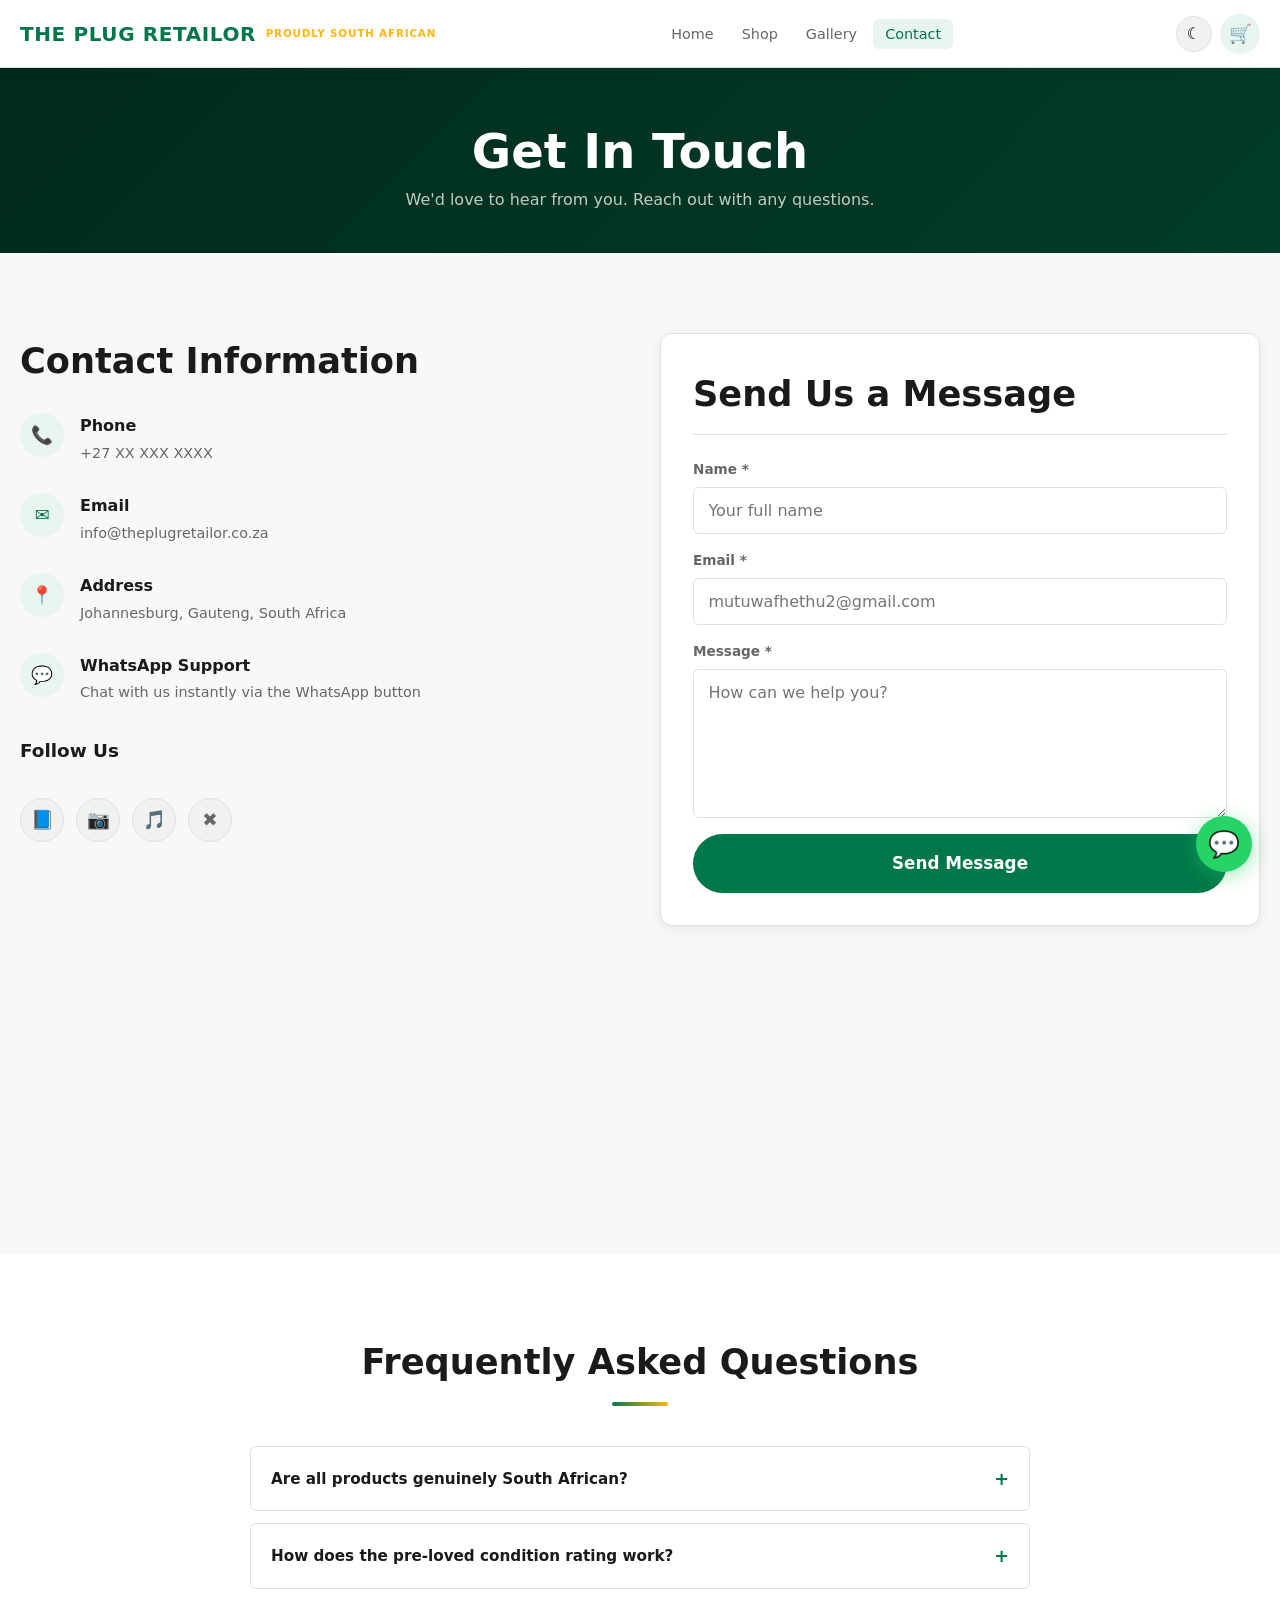
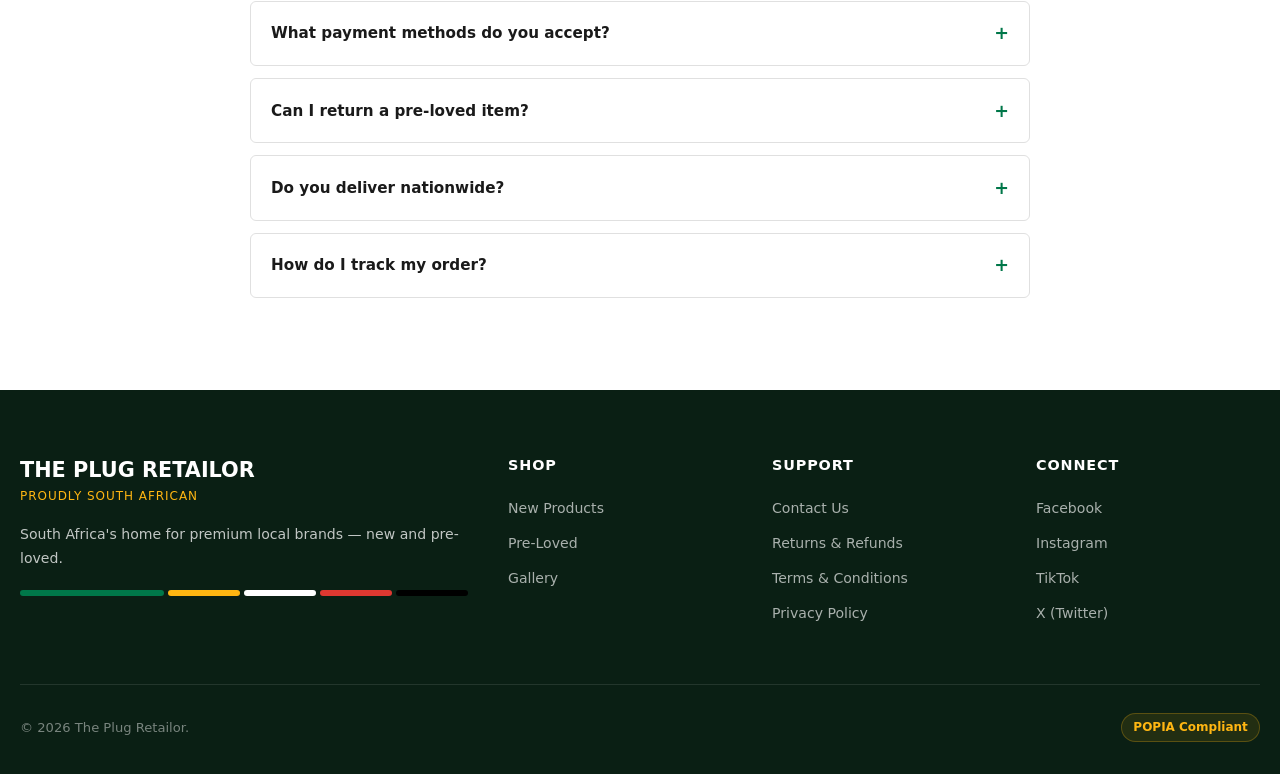
<file: contact.html>
<!DOCTYPE html>
<html lang="en" data-theme="light">
<head>
  <meta charset="UTF-8" />
  <meta name="viewport" content="width=device-width, initial-scale=1.0" />
  <meta name="description" content="Get in touch with The Plug Retailor — South Africa's home for premium local brands." />
  <title>Contact Us | The Plug Retailor</title>
  <link rel="stylesheet" href="css/style.css" />
  <link rel="icon" href="data:image/svg+xml,<svg xmlns='http://www.w3.org/2000/svg' viewBox='0 0 32 32'><rect width='32' height='32' rx='6' fill='%23007749'/><text y='24' x='4' font-size='22'>🛍</text></svg>" />
</head>
<body>

<div id="pageLoader" aria-hidden="true">
  <div class="loader__spinner"></div>
  <p class="loader__logo">Loading…</p>
</div>

<nav class="nav" role="navigation" aria-label="Main navigation">
  <div class="nav__inner">
    <a href="index.html" class="nav__logo">THE PLUG RETAILOR<span>Proudly South African</span></a>
    <button id="navToggle" aria-label="Toggle menu" aria-expanded="false">☰</button>
    <ul class="nav__menu" id="navMenu">
      <li><a href="index.html">Home</a></li>
      <li><a href="products.html">Shop</a></li>
      <li><a href="gallery.html">Gallery</a></li>
      <li><a href="contact.html" class="active">Contact</a></li>
    </ul>
    <div class="nav__actions">
      <button id="darkModeToggle" aria-label="Toggle dark mode">☾</button>
      <a href="cart.html" class="nav__cart-btn" aria-label="Shopping cart">🛒<span class="cart-badge">0</span></a>
    </div>
  </div>
</nav>

<header class="page-header">
  <div class="container">
    <h1>Get In Touch</h1>
    <p>We'd love to hear from you. Reach out with any questions.</p>
  </div>
</header>

<main class="section">
  <div class="container">
    <div class="contact-layout">

      <!-- Contact Info -->
      <div>
        <h2 style="margin-bottom:1.5rem;">Contact Information</h2>

        <div class="contact-info__item">
          <div class="contact-info__icon">📞</div>
          <div>
            <div class="contact-info__label">Phone</div>
            <div class="contact-info__value" id="storePhone">+27 XX XXX XXXX</div>
          </div>
        </div>

        <div class="contact-info__item">
          <div class="contact-info__icon">✉️</div>
          <div>
            <div class="contact-info__label">Email</div>
            <div class="contact-info__value" id="storeEmail">info@theplugretailor.co.za</div>
          </div>
        </div>

        <div class="contact-info__item">
          <div class="contact-info__icon">📍</div>
          <div>
            <div class="contact-info__label">Address</div>
            <div class="contact-info__value" id="storeAddress">Johannesburg, Gauteng, South Africa</div>
          </div>
        </div>

        <div class="contact-info__item">
          <div class="contact-info__icon">💬</div>
          <div>
            <div class="contact-info__label">WhatsApp Support</div>
            <div class="contact-info__value">Chat with us instantly via the WhatsApp button</div>
          </div>
        </div>

        <h3 style="margin-top:2rem;margin-bottom:.75rem;">Follow Us</h3>
        <div class="social-links">
          <a href="#" target="_blank" rel="noopener" class="social-link" aria-label="Facebook">📘</a>
          <a href="#" target="_blank" rel="noopener" class="social-link" aria-label="Instagram">📷</a>
          <a href="#" target="_blank" rel="noopener" class="social-link" aria-label="TikTok">🎵</a>
          <a href="#" target="_blank" rel="noopener" class="social-link" aria-label="X (Twitter)">✖️</a>
        </div>

        <div class="map-embed">
          <iframe
            id="mapEmbed"
            src="https://maps.google.com/maps?q=Johannesburg,+Gauteng,+South+Africa&output=embed"
            title="The Plug Retailor location map"
            loading="lazy"
            referrerpolicy="no-referrer-when-downgrade">
          </iframe>
        </div>
      </div>

      <!-- Contact Form -->
      <div>
        <div class="form-card">
          <h2>Send Us a Message</h2>
          <form id="contactForm" novalidate>
            <div class="form-grid">
              <div class="form-group full">
                <label for="cName">Name *</label>
                <input type="text" id="cName" placeholder="Your full name" required />
                <span class="form-error">Please enter your name.</span>
              </div>
              <div class="form-group full">
                <label for="cEmail">Email *</label>
                <input type="email" id="cEmail" placeholder="mutuwafhethu2@gmail.com" required />
                <span class="form-error">Please enter a valid email address.</span>
              </div>
              <div class="form-group full">
                <label for="cMessage">Message *</label>
                <textarea id="cMessage" rows="5" placeholder="How can we help you?" required></textarea>
                <span class="form-error">Please enter your message.</span>
              </div>
            </div>
            <button type="submit" class="btn btn--primary btn--full btn--lg" style="margin-top:1rem;">Send Message</button>
          </form>
        </div>
      </div>
    </div>
  </div>
</main>

<!-- FAQ Section -->
<section class="section section--alt" id="faq" aria-labelledby="faqPageTitle">
  <div class="container">
    <div class="section-title">
      <h2 id="faqPageTitle">Frequently Asked Questions</h2>
      <div class="underline"></div>
    </div>
    <div class="faq-list" id="faqListPage"></div>
  </div>
</section>

<footer class="footer">
  <div class="container">
    <div class="footer__grid">
      <div>
        <div class="footer__brand-name">THE PLUG RETAILOR</div>
        <div class="footer__brand-tag">Proudly South African</div>
        <p class="footer__desc">South Africa's home for premium local brands — new and pre-loved.</p>
        <div class="footer__flag"><span class="f1"></span><span class="f2"></span><span class="f3"></span><span class="f4"></span><span class="f5"></span></div>
      </div>
      <div class="footer__col"><h4>Shop</h4><ul>
        <li><a href="products.html?type=new">New Products</a></li>
        <li><a href="products.html?type=preloved">Pre-Loved</a></li>
        <li><a href="gallery.html">Gallery</a></li>
      </ul></div>
      <div class="footer__col"><h4>Support</h4><ul>
        <li><a href="contact.html">Contact Us</a></li>
        <li><a href="returns.html">Returns &amp; Refunds</a></li>
        <li><a href="terms.html">Terms &amp; Conditions</a></li>
        <li><a href="privacy.html">Privacy Policy</a></li>
      </ul></div>
      <div class="footer__col"><h4>Connect</h4><ul>
        <li><a href="#">Facebook</a></li>
        <li><a href="#">Instagram</a></li>
        <li><a href="#">TikTok</a></li>
        <li><a href="#">X (Twitter)</a></li>
      </ul></div>
    </div>
    <div class="footer__bottom">
      <span>&copy; <span id="footerYear"></span> The Plug Retailor.</span>
      <span class="popia-badge">POPIA Compliant</span>
    </div>
  </div>
</footer>

<a id="whatsappFab" href="#" class="whatsapp-fab" target="_blank" rel="noopener" aria-label="Chat on WhatsApp">
  <span>💬</span><span class="whatsapp-fab__tooltip">Chat with us on WhatsApp</span>
</a>
<button id="backToTop" aria-label="Back to top">↑</button>

<script src="js/config.js"></script>
<script src="js/notifications.js"></script>
<script src="js/cart.js"></script>
<script src="js/script.js"></script>
<script>
  document.getElementById('whatsappFab').href = `https://wa.me/${CONFIG.WHATSAPP_NUMBER}`;
  document.getElementById('footerYear').textContent = new Date().getFullYear();
  document.getElementById('storePhone').textContent   = CONFIG.STORE_PHONE;
  document.getElementById('storeEmail').textContent    = CONFIG.STORE_EMAIL;
  document.getElementById('storeAddress').textContent  = CONFIG.STORE_ADDRESS;
  document.getElementById('mapEmbed').src = CONFIG.MAPS_EMBED_URL;

  // Contact form
  document.getElementById('contactForm').addEventListener('submit', e => {
    e.preventDefault();
    let ok = true;
    [['cName',''],['cEmail',''],['cMessage','']].forEach(([id]) => {
      const el = document.getElementById(id);
      const empty = !el.value.trim();
      el.closest('.form-group').classList.toggle('has-error', empty);
      if (empty) ok = false;
    });
    const email = document.getElementById('cEmail');
    if (email.value && !/^[^\s@]+@[^\s@]+\.[^\s@]+$/.test(email.value)) {
      email.closest('.form-group').classList.add('has-error'); ok = false;
    }
    if (!ok) { Notifications.error('Please fill in all fields correctly.'); return; }

    // Store message locally (no backend available)
    const messages = JSON.parse(localStorage.getItem('tpr_contact_messages') || '[]');
    messages.push({
      name: document.getElementById('cName').value.trim(),
      email: document.getElementById('cEmail').value.trim(),
      message: document.getElementById('cMessage').value.trim(),
      date: new Date().toISOString(),
    });
    localStorage.setItem('tpr_contact_messages', JSON.stringify(messages));

    Notifications.success('Message sent! We\'ll get back to you within 24 hours.');
    document.getElementById('contactForm').reset();
  });

  // FAQ
  const faqs = [
    { q:'Are all products genuinely South African?', a:'Yes! Every product on The Plug Retailor comes from a verified South African brand — no international imports.' },
    { q:'How does the pre-loved condition rating work?', a:'We rate pre-loved items as Like New, Excellent, Good, or Fair based on a thorough quality check before listing.' },
    { q:'What payment methods do you accept?', a:'We accept Credit/Debit Card, EFT, Instant EFT and Mobile Wallet payments.' },
    { q:'Can I return a pre-loved item?', a:'Yes — see our Returns & Refund Policy for full details on the 7-day return window.' },
    { q:'Do you deliver nationwide?', a:'Yes, we deliver to all 9 South African provinces via Standard or Express delivery, or you can choose a Collection Point.' },
    { q:'How do I track my order?', a:'You\'ll receive an order number after checkout. Contact us via WhatsApp or email with this number for tracking updates.' },
  ];
  document.getElementById('faqListPage').innerHTML = faqs.map((f,i) => `
    <div class="faq-item" id="cfaq${i}">
      <button class="faq-item__q" aria-expanded="false" onclick="toggleCFaq(${i})">
        <span>${f.q}</span><span class="icon">+</span>
      </button>
      <div class="faq-item__a" id="cfaqA${i}"><div class="faq-item__a-inner">${f.a}</div></div>
    </div>`).join('');

  function toggleCFaq(i) {
    const item = document.getElementById(`cfaq${i}`);
    const open = item.classList.toggle('open');
    item.querySelector('.faq-item__q').setAttribute('aria-expanded', open);
  }
</script>
</body>
</html>
</file>
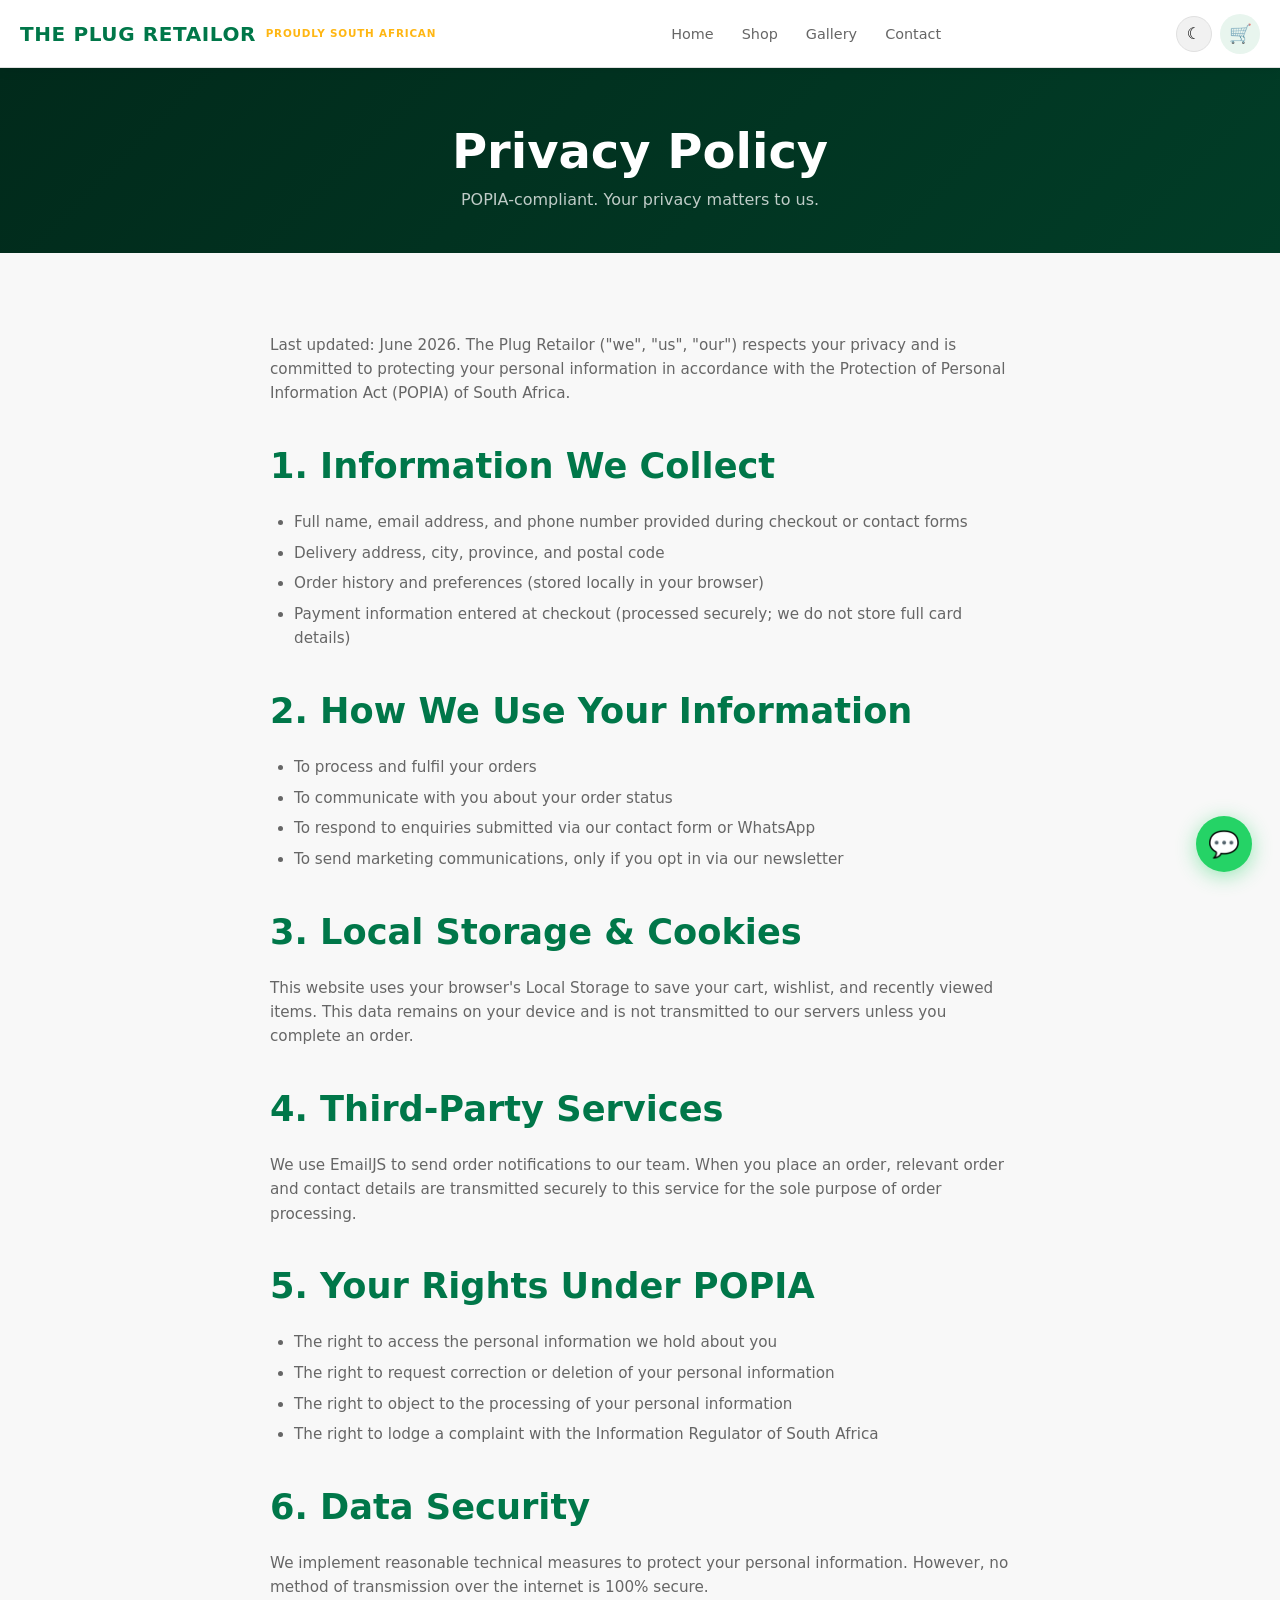
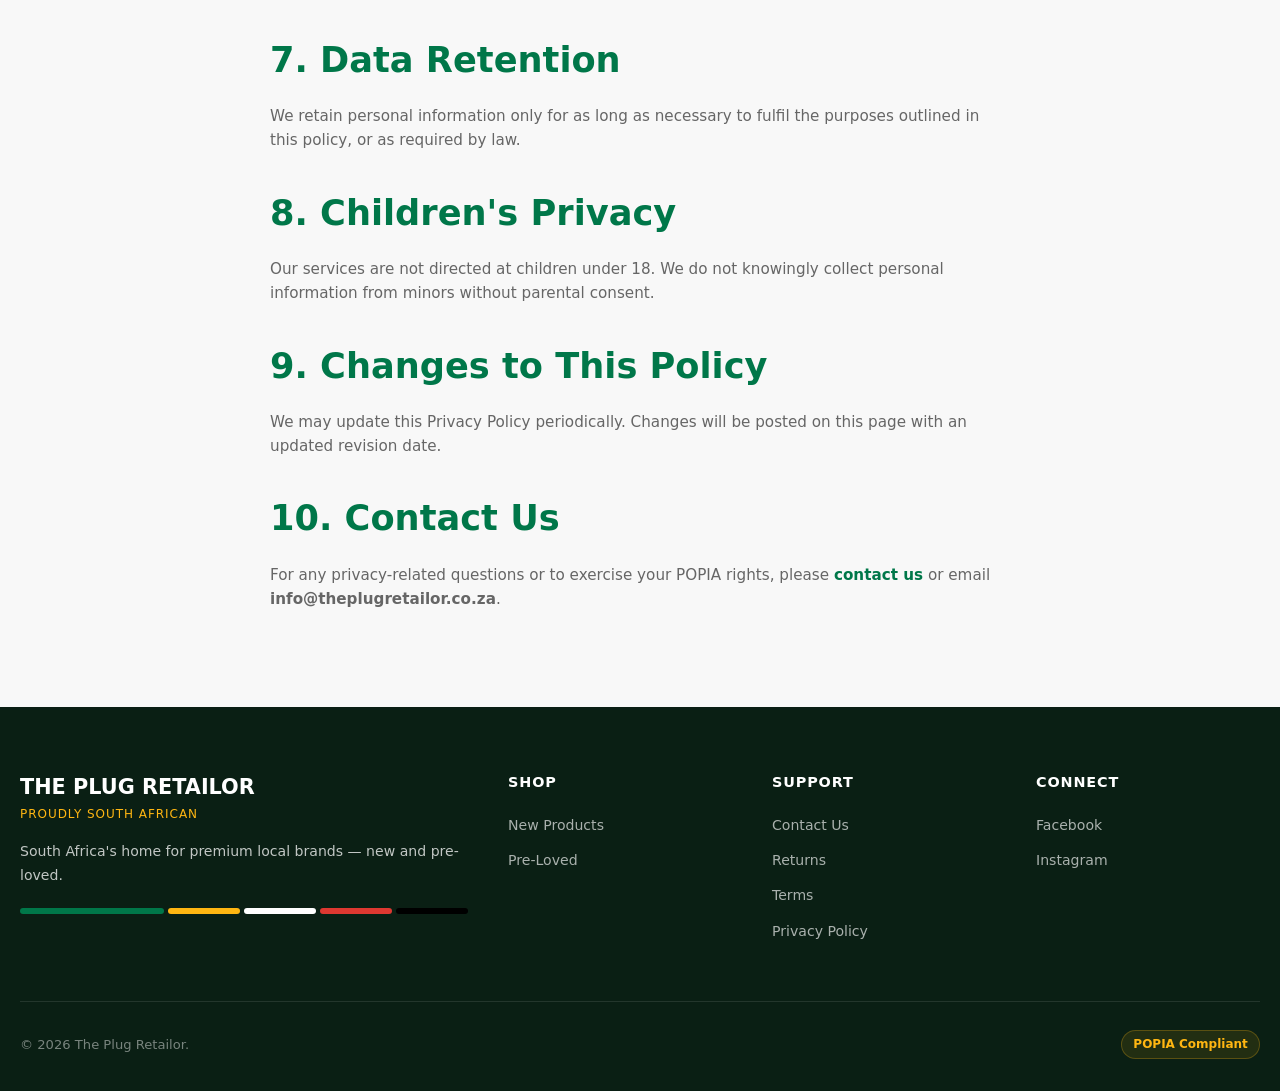
<file: privacy.html>
<!DOCTYPE html>
<html lang="en" data-theme="light">
<head>
  <meta charset="UTF-8" />
  <meta name="viewport" content="width=device-width, initial-scale=1.0" />
  <meta name="description" content="POPIA-compliant Privacy Policy for The Plug Retailor." />
  <title>Privacy Policy | The Plug Retailor</title>
  <link rel="stylesheet" href="css/style.css" />
  <link rel="icon" href="data:image/svg+xml,<svg xmlns='http://www.w3.org/2000/svg' viewBox='0 0 32 32'><rect width='32' height='32' rx='6' fill='%23007749'/><text y='24' x='4' font-size='22'>🛍</text></svg>" />
</head>
<body>

<div id="pageLoader" aria-hidden="true"><div class="loader__spinner"></div><p class="loader__logo">Loading…</p></div>

<nav class="nav" role="navigation" aria-label="Main navigation">
  <div class="nav__inner">
    <a href="index.html" class="nav__logo">THE PLUG RETAILOR<span>Proudly South African</span></a>
    <button id="navToggle" aria-label="Toggle menu" aria-expanded="false">☰</button>
    <ul class="nav__menu" id="navMenu">
      <li><a href="index.html">Home</a></li>
      <li><a href="products.html">Shop</a></li>
      <li><a href="gallery.html">Gallery</a></li>
      <li><a href="contact.html">Contact</a></li>
    </ul>
    <div class="nav__actions">
      <button id="darkModeToggle" aria-label="Toggle dark mode">☾</button>
      <a href="cart.html" class="nav__cart-btn" aria-label="Shopping cart">🛒<span class="cart-badge">0</span></a>
    </div>
  </div>
</nav>

<header class="page-header">
  <div class="container">
    <h1>Privacy Policy</h1>
    <p>POPIA-compliant. Your privacy matters to us.</p>
  </div>
</header>

<main class="section">
  <div class="container policy-content" style="max-width:780px;">
    <p>Last updated: June 2026. The Plug Retailor ("we", "us", "our") respects your privacy and is committed to protecting your personal information in accordance with the Protection of Personal Information Act (POPIA) of South Africa.</p>

    <h2>1. Information We Collect</h2>
    <ul>
      <li>Full name, email address, and phone number provided during checkout or contact forms</li>
      <li>Delivery address, city, province, and postal code</li>
      <li>Order history and preferences (stored locally in your browser)</li>
      <li>Payment information entered at checkout (processed securely; we do not store full card details)</li>
    </ul>

    <h2>2. How We Use Your Information</h2>
    <ul>
      <li>To process and fulfil your orders</li>
      <li>To communicate with you about your order status</li>
      <li>To respond to enquiries submitted via our contact form or WhatsApp</li>
      <li>To send marketing communications, only if you opt in via our newsletter</li>
    </ul>

    <h2>3. Local Storage &amp; Cookies</h2>
    <p>This website uses your browser's Local Storage to save your cart, wishlist, and recently viewed items. This data remains on your device and is not transmitted to our servers unless you complete an order.</p>

    <h2>4. Third-Party Services</h2>
    <p>We use EmailJS to send order notifications to our team. When you place an order, relevant order and contact details are transmitted securely to this service for the sole purpose of order processing.</p>

    <h2>5. Your Rights Under POPIA</h2>
    <ul>
      <li>The right to access the personal information we hold about you</li>
      <li>The right to request correction or deletion of your personal information</li>
      <li>The right to object to the processing of your personal information</li>
      <li>The right to lodge a complaint with the Information Regulator of South Africa</li>
    </ul>

    <h2>6. Data Security</h2>
    <p>We implement reasonable technical measures to protect your personal information. However, no method of transmission over the internet is 100% secure.</p>

    <h2>7. Data Retention</h2>
    <p>We retain personal information only for as long as necessary to fulfil the purposes outlined in this policy, or as required by law.</p>

    <h2>8. Children's Privacy</h2>
    <p>Our services are not directed at children under 18. We do not knowingly collect personal information from minors without parental consent.</p>

    <h2>9. Changes to This Policy</h2>
    <p>We may update this Privacy Policy periodically. Changes will be posted on this page with an updated revision date.</p>

    <h2>10. Contact Us</h2>
    <p>For any privacy-related questions or to exercise your POPIA rights, please <a href="contact.html" style="color:var(--green);font-weight:600;">contact us</a> or email <strong>info@theplugretailor.co.za</strong>.</p>
  </div>
</main>

<footer class="footer">
  <div class="container">
    <div class="footer__grid">
      <div>
        <div class="footer__brand-name">THE PLUG RETAILOR</div>
        <div class="footer__brand-tag">Proudly South African</div>
        <p class="footer__desc">South Africa's home for premium local brands — new and pre-loved.</p>
        <div class="footer__flag"><span class="f1"></span><span class="f2"></span><span class="f3"></span><span class="f4"></span><span class="f5"></span></div>
      </div>
      <div class="footer__col"><h4>Shop</h4><ul>
        <li><a href="products.html?type=new">New Products</a></li>
        <li><a href="products.html?type=preloved">Pre-Loved</a></li>
      </ul></div>
      <div class="footer__col"><h4>Support</h4><ul>
        <li><a href="contact.html">Contact Us</a></li>
        <li><a href="returns.html">Returns</a></li>
        <li><a href="terms.html">Terms</a></li>
        <li><a href="privacy.html">Privacy Policy</a></li>
      </ul></div>
      <div class="footer__col"><h4>Connect</h4><ul>
        <li><a href="#">Facebook</a></li><li><a href="#">Instagram</a></li>
      </ul></div>
    </div>
    <div class="footer__bottom">
      <span>&copy; <span id="footerYear"></span> The Plug Retailor.</span>
      <span class="popia-badge">POPIA Compliant</span>
    </div>
  </div>
</footer>

<a id="whatsappFab" href="#" class="whatsapp-fab" target="_blank" rel="noopener" aria-label="Chat on WhatsApp">
  <span>💬</span><span class="whatsapp-fab__tooltip">Chat with us on WhatsApp</span>
</a>
<button id="backToTop" aria-label="Back to top">↑</button>

<script src="js/config.js"></script>
<script src="js/notifications.js"></script>
<script src="js/cart.js"></script>
<script src="js/script.js"></script>
<script>
  document.getElementById('whatsappFab').href = `https://wa.me/${CONFIG.WHATSAPP_NUMBER}`;
  document.getElementById('footerYear').textContent = new Date().getFullYear();
</script>
</body>
</html>
</file>
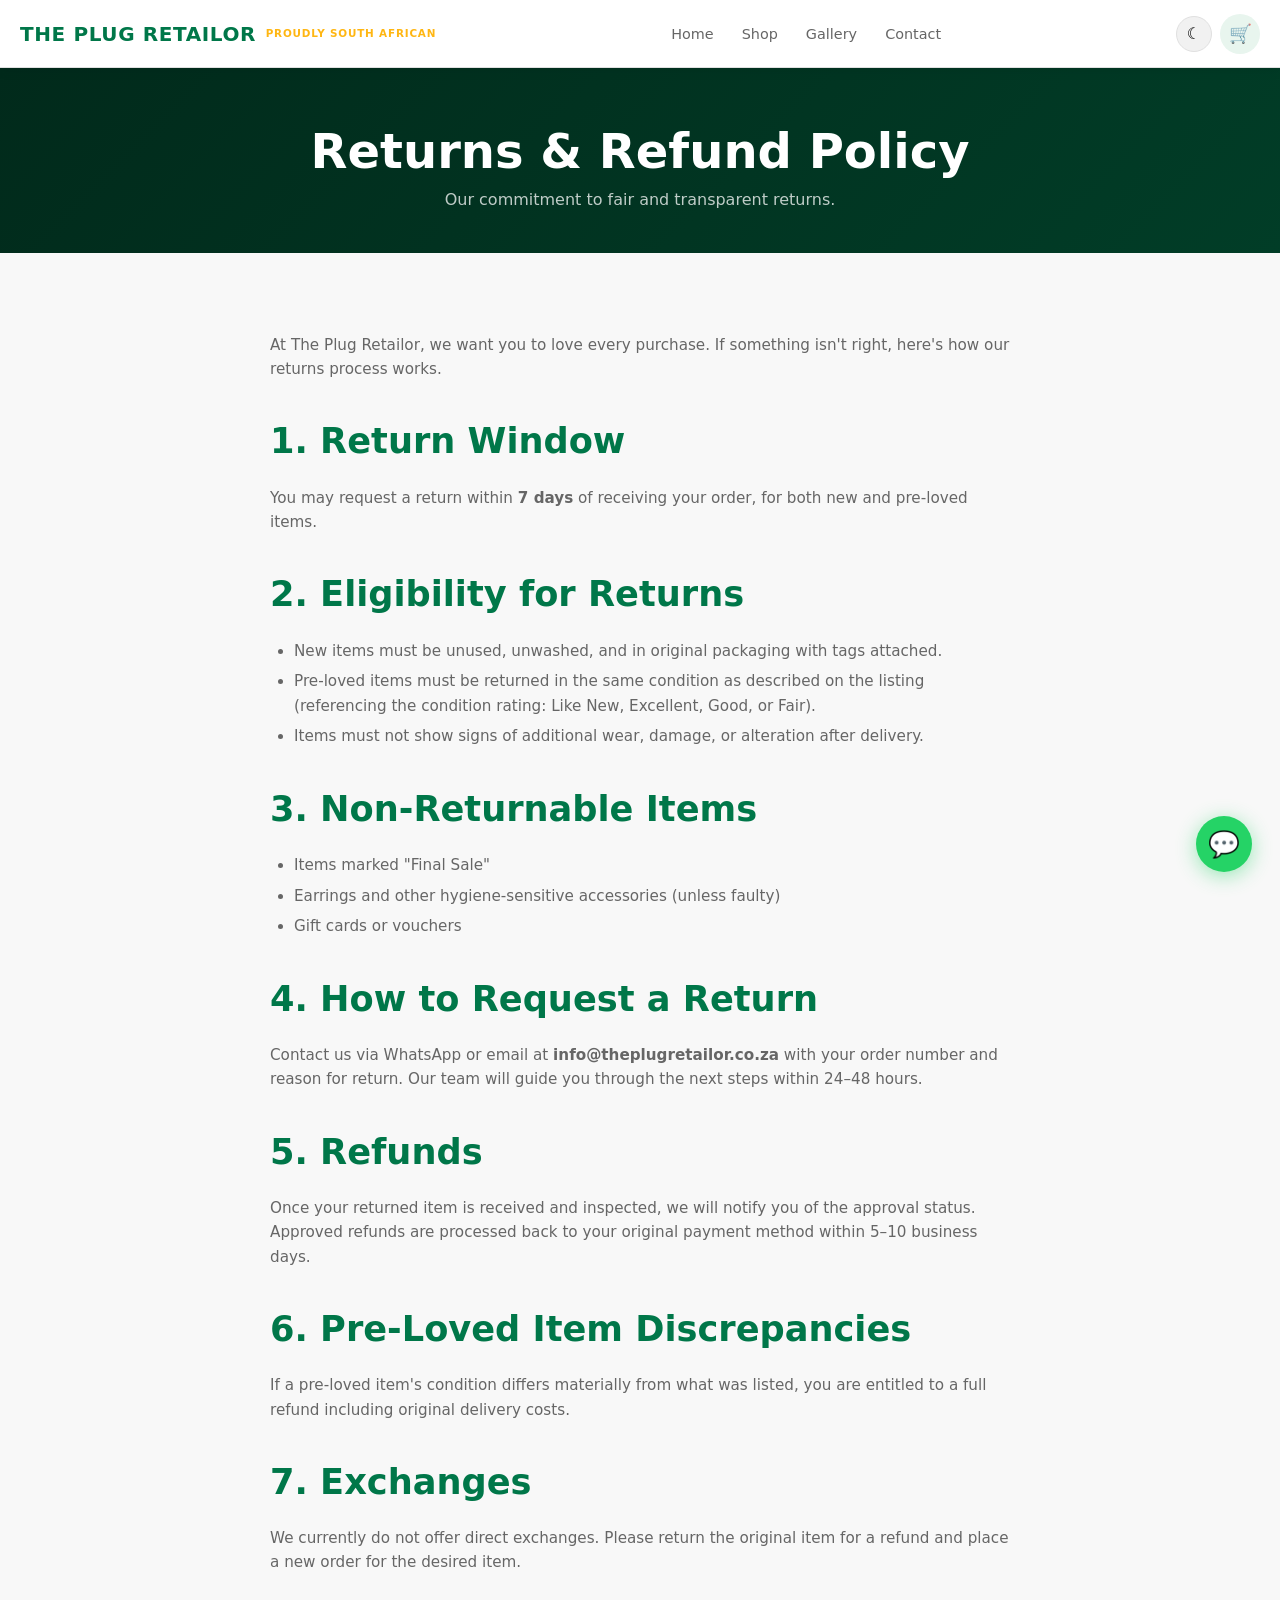
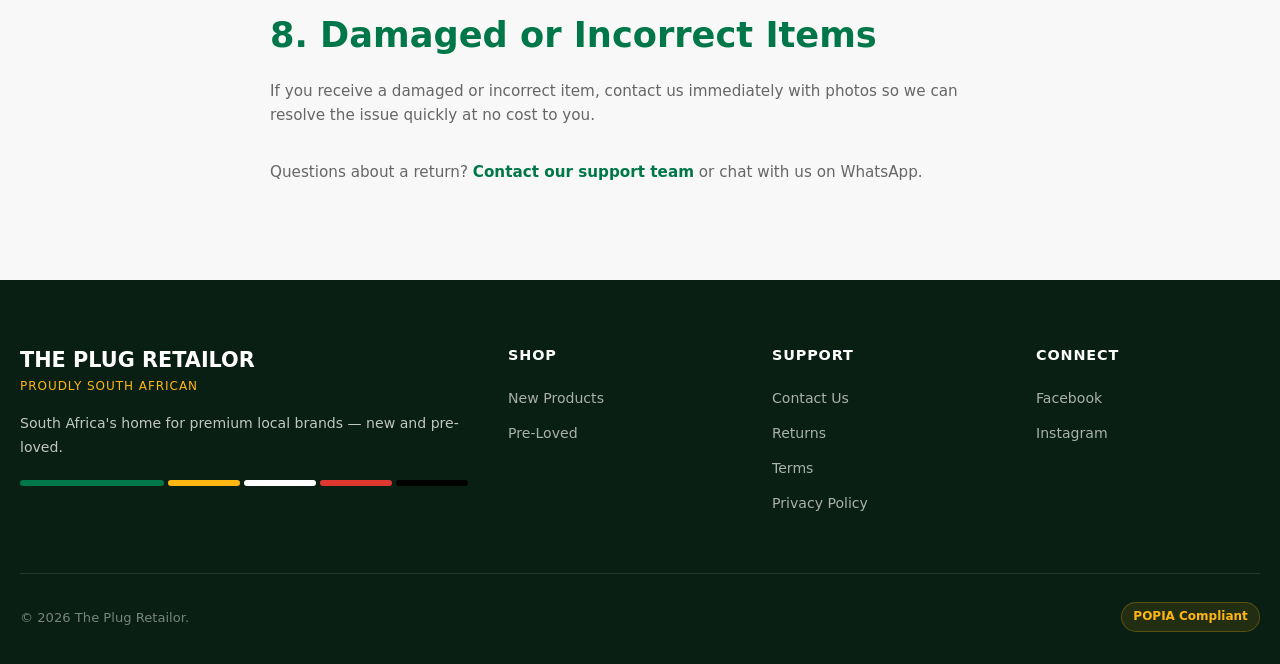
<file: returns.html>
<!DOCTYPE html>
<html lang="en" data-theme="light">
<head>
  <meta charset="UTF-8" />
  <meta name="viewport" content="width=device-width, initial-scale=1.0" />
  <meta name="description" content="Return & Refund Policy for The Plug Retailor." />
  <title>Returns &amp; Refunds | The Plug Retailor</title>
  <link rel="stylesheet" href="css/style.css" />
  <link rel="icon" href="data:image/svg+xml,<svg xmlns='http://www.w3.org/2000/svg' viewBox='0 0 32 32'><rect width='32' height='32' rx='6' fill='%23007749'/><text y='24' x='4' font-size='22'>🛍</text></svg>" />
</head>
<body>

<div id="pageLoader" aria-hidden="true"><div class="loader__spinner"></div><p class="loader__logo">Loading…</p></div>

<nav class="nav" role="navigation" aria-label="Main navigation">
  <div class="nav__inner">
    <a href="index.html" class="nav__logo">THE PLUG RETAILOR<span>Proudly South African</span></a>
    <button id="navToggle" aria-label="Toggle menu" aria-expanded="false">☰</button>
    <ul class="nav__menu" id="navMenu">
      <li><a href="index.html">Home</a></li>
      <li><a href="products.html">Shop</a></li>
      <li><a href="gallery.html">Gallery</a></li>
      <li><a href="contact.html">Contact</a></li>
    </ul>
    <div class="nav__actions">
      <button id="darkModeToggle" aria-label="Toggle dark mode">☾</button>
      <a href="cart.html" class="nav__cart-btn" aria-label="Shopping cart">🛒<span class="cart-badge">0</span></a>
    </div>
  </div>
</nav>

<header class="page-header">
  <div class="container">
    <h1>Returns &amp; Refund Policy</h1>
    <p>Our commitment to fair and transparent returns.</p>
  </div>
</header>

<main class="section">
  <div class="container policy-content" style="max-width:780px;">
    <p>At The Plug Retailor, we want you to love every purchase. If something isn't right, here's how our returns process works.</p>

    <h2>1. Return Window</h2>
    <p>You may request a return within <strong>7 days</strong> of receiving your order, for both new and pre-loved items.</p>

    <h2>2. Eligibility for Returns</h2>
    <ul>
      <li>New items must be unused, unwashed, and in original packaging with tags attached.</li>
      <li>Pre-loved items must be returned in the same condition as described on the listing (referencing the condition rating: Like New, Excellent, Good, or Fair).</li>
      <li>Items must not show signs of additional wear, damage, or alteration after delivery.</li>
    </ul>

    <h2>3. Non-Returnable Items</h2>
    <ul>
      <li>Items marked "Final Sale"</li>
      <li>Earrings and other hygiene-sensitive accessories (unless faulty)</li>
      <li>Gift cards or vouchers</li>
    </ul>

    <h2>4. How to Request a Return</h2>
    <p>Contact us via WhatsApp or email at <strong>info@theplugretailor.co.za</strong> with your order number and reason for return. Our team will guide you through the next steps within 24–48 hours.</p>

    <h2>5. Refunds</h2>
    <p>Once your returned item is received and inspected, we will notify you of the approval status. Approved refunds are processed back to your original payment method within 5–10 business days.</p>

    <h2>6. Pre-Loved Item Discrepancies</h2>
    <p>If a pre-loved item's condition differs materially from what was listed, you are entitled to a full refund including original delivery costs.</p>

    <h2>7. Exchanges</h2>
    <p>We currently do not offer direct exchanges. Please return the original item for a refund and place a new order for the desired item.</p>

    <h2>8. Damaged or Incorrect Items</h2>
    <p>If you receive a damaged or incorrect item, contact us immediately with photos so we can resolve the issue quickly at no cost to you.</p>

    <p style="margin-top:2rem;">Questions about a return? <a href="contact.html" style="color:var(--green);font-weight:600;">Contact our support team</a> or chat with us on WhatsApp.</p>
  </div>
</main>

<footer class="footer">
  <div class="container">
    <div class="footer__grid">
      <div>
        <div class="footer__brand-name">THE PLUG RETAILOR</div>
        <div class="footer__brand-tag">Proudly South African</div>
        <p class="footer__desc">South Africa's home for premium local brands — new and pre-loved.</p>
        <div class="footer__flag"><span class="f1"></span><span class="f2"></span><span class="f3"></span><span class="f4"></span><span class="f5"></span></div>
      </div>
      <div class="footer__col"><h4>Shop</h4><ul>
        <li><a href="products.html?type=new">New Products</a></li>
        <li><a href="products.html?type=preloved">Pre-Loved</a></li>
      </ul></div>
      <div class="footer__col"><h4>Support</h4><ul>
        <li><a href="contact.html">Contact Us</a></li>
        <li><a href="returns.html">Returns</a></li>
        <li><a href="terms.html">Terms</a></li>
        <li><a href="privacy.html">Privacy Policy</a></li>
      </ul></div>
      <div class="footer__col"><h4>Connect</h4><ul>
        <li><a href="#">Facebook</a></li><li><a href="#">Instagram</a></li>
      </ul></div>
    </div>
    <div class="footer__bottom">
      <span>&copy; <span id="footerYear"></span> The Plug Retailor.</span>
      <span class="popia-badge">POPIA Compliant</span>
    </div>
  </div>
</footer>

<a id="whatsappFab" href="#" class="whatsapp-fab" target="_blank" rel="noopener" aria-label="Chat on WhatsApp">
  <span>💬</span><span class="whatsapp-fab__tooltip">Chat with us on WhatsApp</span>
</a>
<button id="backToTop" aria-label="Back to top">↑</button>

<script src="js/config.js"></script>
<script src="js/notifications.js"></script>
<script src="js/cart.js"></script>
<script src="js/script.js"></script>
<script>
  document.getElementById('whatsappFab').href = `https://wa.me/${CONFIG.WHATSAPP_NUMBER}`;
  document.getElementById('footerYear').textContent = new Date().getFullYear();
</script>
</body>
</html>
</file>
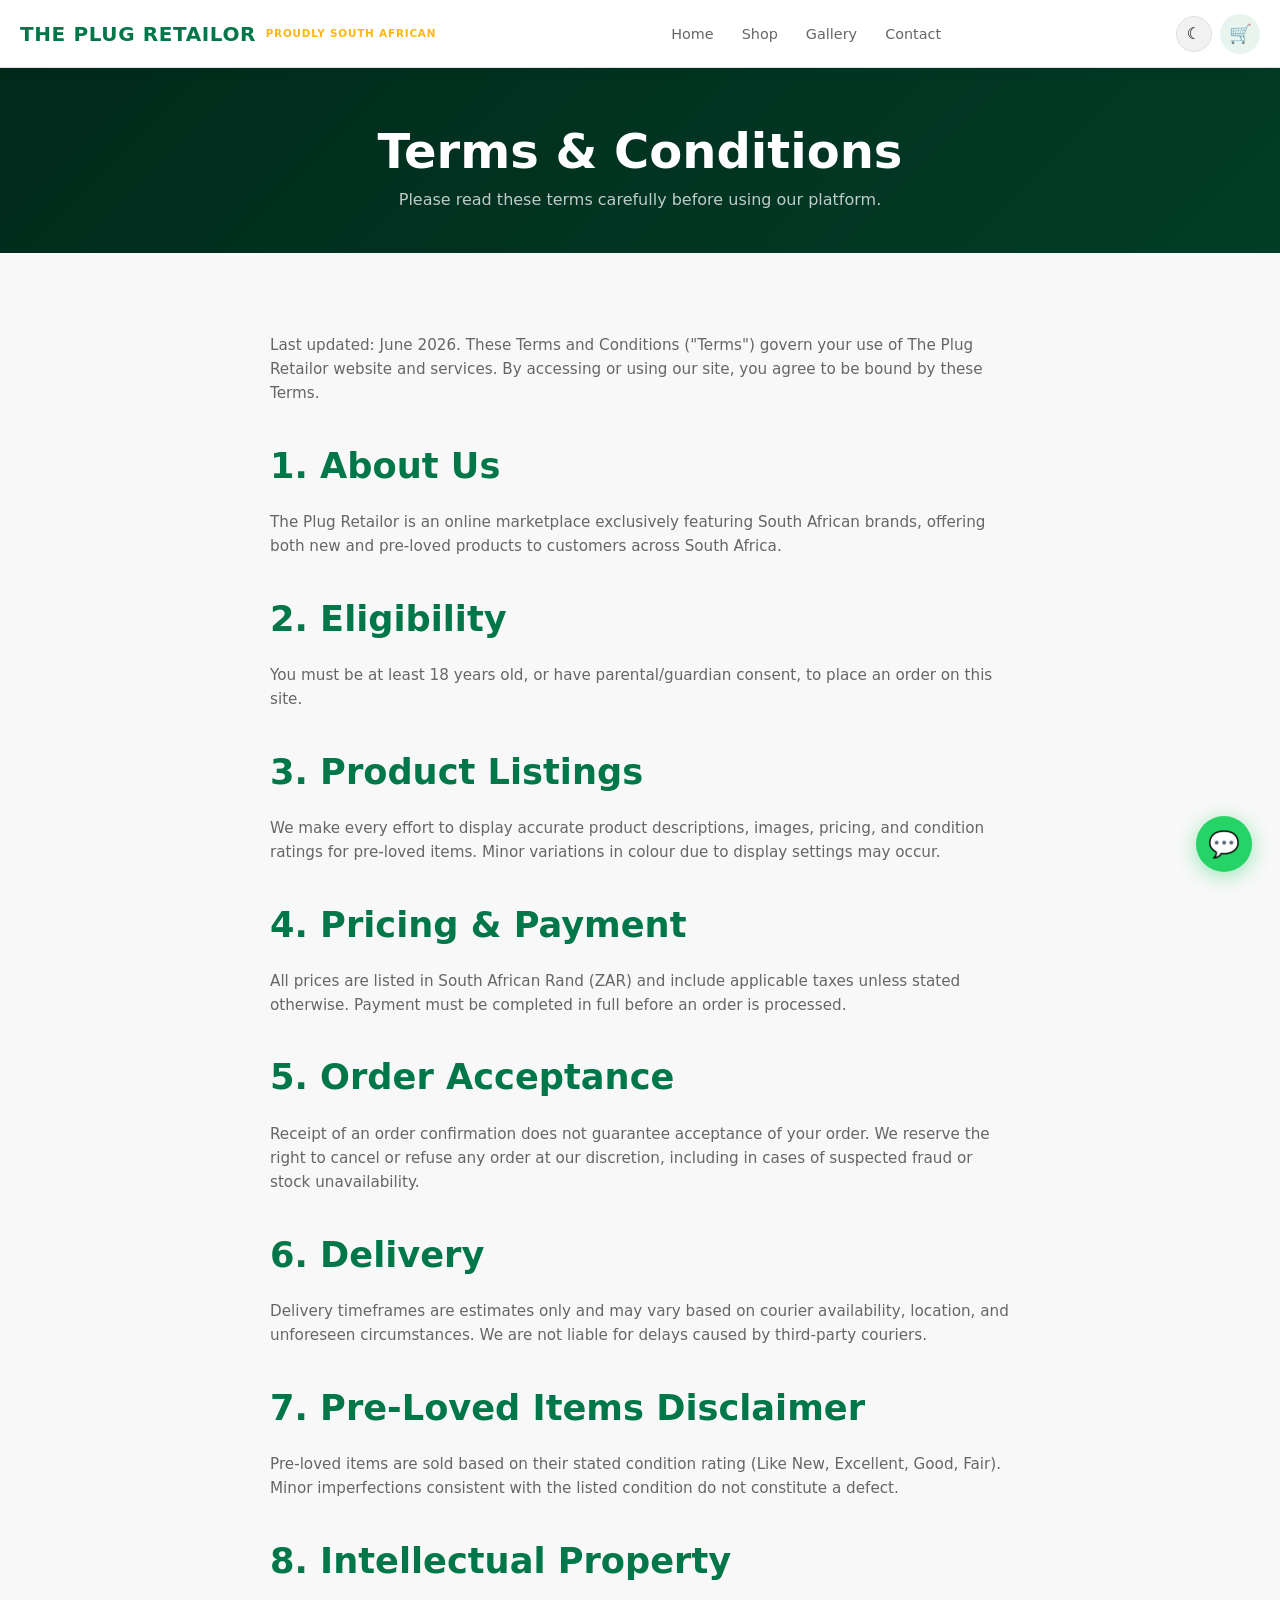
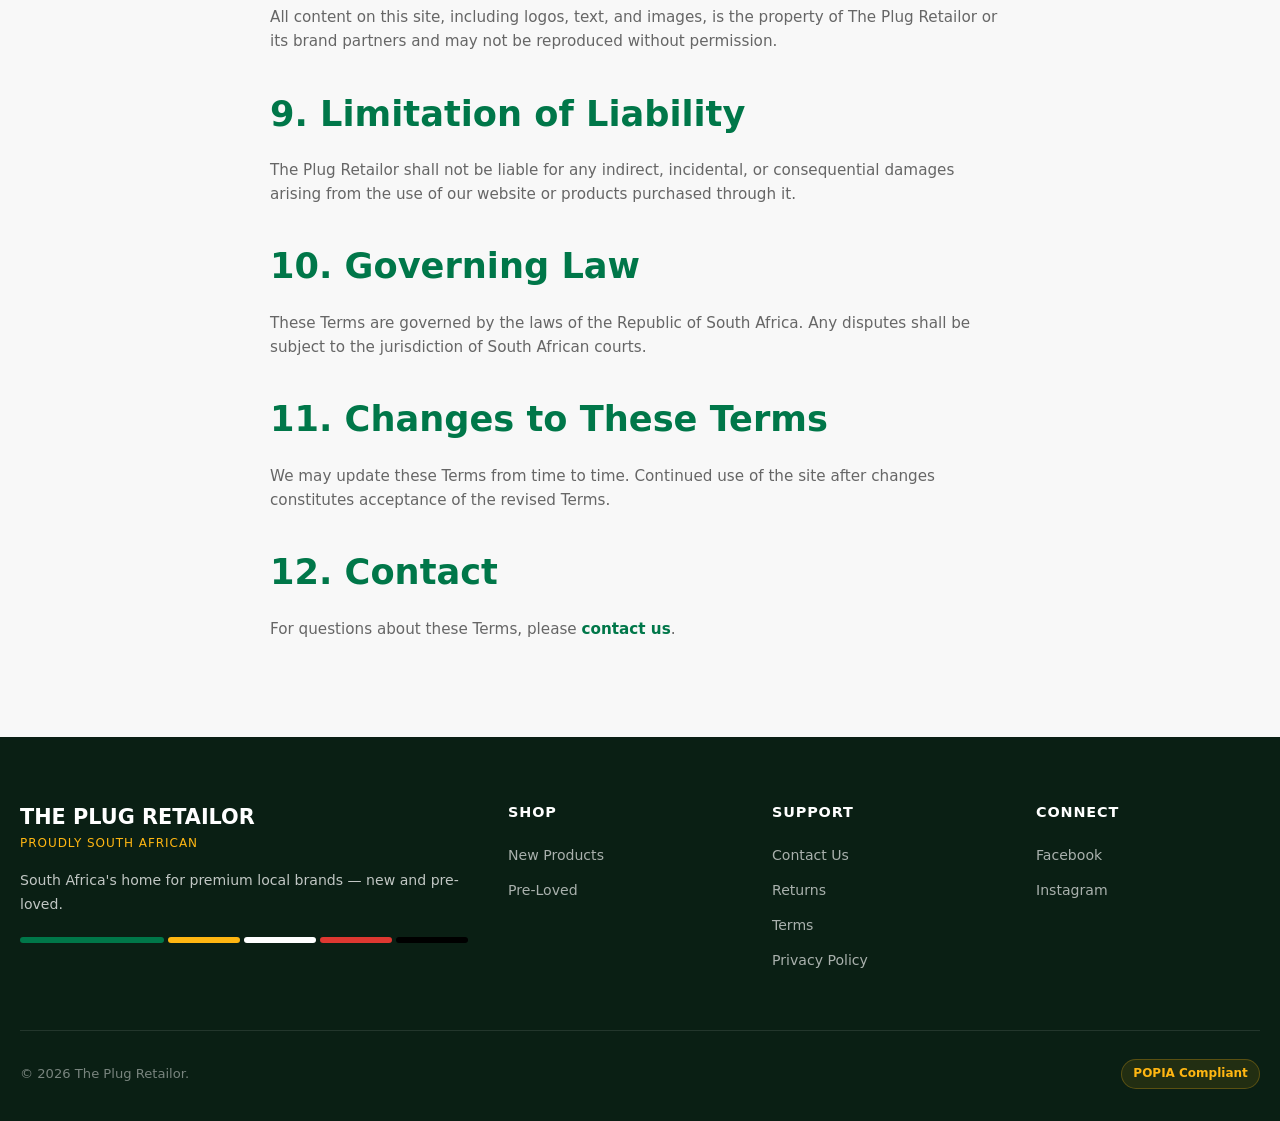
<file: terms.html>
<!DOCTYPE html>
<html lang="en" data-theme="light">
<head>
  <meta charset="UTF-8" />
  <meta name="viewport" content="width=device-width, initial-scale=1.0" />
  <meta name="description" content="Terms & Conditions for The Plug Retailor." />
  <title>Terms &amp; Conditions | The Plug Retailor</title>
  <link rel="stylesheet" href="css/style.css" />
  <link rel="icon" href="data:image/svg+xml,<svg xmlns='http://www.w3.org/2000/svg' viewBox='0 0 32 32'><rect width='32' height='32' rx='6' fill='%23007749'/><text y='24' x='4' font-size='22'>🛍</text></svg>" />
</head>
<body>

<div id="pageLoader" aria-hidden="true"><div class="loader__spinner"></div><p class="loader__logo">Loading…</p></div>

<nav class="nav" role="navigation" aria-label="Main navigation">
  <div class="nav__inner">
    <a href="index.html" class="nav__logo">THE PLUG RETAILOR<span>Proudly South African</span></a>
    <button id="navToggle" aria-label="Toggle menu" aria-expanded="false">☰</button>
    <ul class="nav__menu" id="navMenu">
      <li><a href="index.html">Home</a></li>
      <li><a href="products.html">Shop</a></li>
      <li><a href="gallery.html">Gallery</a></li>
      <li><a href="contact.html">Contact</a></li>
    </ul>
    <div class="nav__actions">
      <button id="darkModeToggle" aria-label="Toggle dark mode">☾</button>
      <a href="cart.html" class="nav__cart-btn" aria-label="Shopping cart">🛒<span class="cart-badge">0</span></a>
    </div>
  </div>
</nav>

<header class="page-header">
  <div class="container">
    <h1>Terms &amp; Conditions</h1>
    <p>Please read these terms carefully before using our platform.</p>
  </div>
</header>

<main class="section">
  <div class="container policy-content" style="max-width:780px;">
    <p>Last updated: June 2026. These Terms and Conditions ("Terms") govern your use of The Plug Retailor website and services. By accessing or using our site, you agree to be bound by these Terms.</p>

    <h2>1. About Us</h2>
    <p>The Plug Retailor is an online marketplace exclusively featuring South African brands, offering both new and pre-loved products to customers across South Africa.</p>

    <h2>2. Eligibility</h2>
    <p>You must be at least 18 years old, or have parental/guardian consent, to place an order on this site.</p>

    <h2>3. Product Listings</h2>
    <p>We make every effort to display accurate product descriptions, images, pricing, and condition ratings for pre-loved items. Minor variations in colour due to display settings may occur.</p>

    <h2>4. Pricing &amp; Payment</h2>
    <p>All prices are listed in South African Rand (ZAR) and include applicable taxes unless stated otherwise. Payment must be completed in full before an order is processed.</p>

    <h2>5. Order Acceptance</h2>
    <p>Receipt of an order confirmation does not guarantee acceptance of your order. We reserve the right to cancel or refuse any order at our discretion, including in cases of suspected fraud or stock unavailability.</p>

    <h2>6. Delivery</h2>
    <p>Delivery timeframes are estimates only and may vary based on courier availability, location, and unforeseen circumstances. We are not liable for delays caused by third-party couriers.</p>

    <h2>7. Pre-Loved Items Disclaimer</h2>
    <p>Pre-loved items are sold based on their stated condition rating (Like New, Excellent, Good, Fair). Minor imperfections consistent with the listed condition do not constitute a defect.</p>

    <h2>8. Intellectual Property</h2>
    <p>All content on this site, including logos, text, and images, is the property of The Plug Retailor or its brand partners and may not be reproduced without permission.</p>

    <h2>9. Limitation of Liability</h2>
    <p>The Plug Retailor shall not be liable for any indirect, incidental, or consequential damages arising from the use of our website or products purchased through it.</p>

    <h2>10. Governing Law</h2>
    <p>These Terms are governed by the laws of the Republic of South Africa. Any disputes shall be subject to the jurisdiction of South African courts.</p>

    <h2>11. Changes to These Terms</h2>
    <p>We may update these Terms from time to time. Continued use of the site after changes constitutes acceptance of the revised Terms.</p>

    <h2>12. Contact</h2>
    <p>For questions about these Terms, please <a href="contact.html" style="color:var(--green);font-weight:600;">contact us</a>.</p>
  </div>
</main>

<footer class="footer">
  <div class="container">
    <div class="footer__grid">
      <div>
        <div class="footer__brand-name">THE PLUG RETAILOR</div>
        <div class="footer__brand-tag">Proudly South African</div>
        <p class="footer__desc">South Africa's home for premium local brands — new and pre-loved.</p>
        <div class="footer__flag"><span class="f1"></span><span class="f2"></span><span class="f3"></span><span class="f4"></span><span class="f5"></span></div>
      </div>
      <div class="footer__col"><h4>Shop</h4><ul>
        <li><a href="products.html?type=new">New Products</a></li>
        <li><a href="products.html?type=preloved">Pre-Loved</a></li>
      </ul></div>
      <div class="footer__col"><h4>Support</h4><ul>
        <li><a href="contact.html">Contact Us</a></li>
        <li><a href="returns.html">Returns</a></li>
        <li><a href="terms.html">Terms</a></li>
        <li><a href="privacy.html">Privacy Policy</a></li>
      </ul></div>
      <div class="footer__col"><h4>Connect</h4><ul>
        <li><a href="#">Facebook</a></li><li><a href="#">Instagram</a></li>
      </ul></div>
    </div>
    <div class="footer__bottom">
      <span>&copy; <span id="footerYear"></span> The Plug Retailor.</span>
      <span class="popia-badge">POPIA Compliant</span>
    </div>
  </div>
</footer>

<a id="whatsappFab" href="#" class="whatsapp-fab" target="_blank" rel="noopener" aria-label="Chat on WhatsApp">
  <span>💬</span><span class="whatsapp-fab__tooltip">Chat with us on WhatsApp</span>
</a>
<button id="backToTop" aria-label="Back to top">↑</button>

<script src="js/config.js"></script>
<script src="js/notifications.js"></script>
<script src="js/cart.js"></script>
<script src="js/script.js"></script>
<script>
  document.getElementById('whatsappFab').href = `https://wa.me/${CONFIG.WHATSAPP_NUMBER}`;
  document.getElementById('footerYear').textContent = new Date().getFullYear();
</script>
</body>
</html>
</file>
<file: css/style.css>
/* ============================================================
   THE PLUG RETAILOR – Main Stylesheet
   South African flag palette: Green #007749 | Gold #FFB612
   Red #DE3831 | Black #000000 | White #FFFFFF
   ============================================================ */

/* ─── CSS Custom Properties ───────────────────────────────── */
:root {
  --green:       #007749;
  --green-dark:  #005c37;
  --green-light: #e8f5ee;
  --gold:        #FFB612;
  --gold-dark:   #e09e00;
  --red:         #DE3831;
  --red-dark:    #b82e28;
  --black:       #000000;
  --white:       #ffffff;

  --bg:          #f8f8f8;
  --surface:     #ffffff;
  --surface-2:   #f1f1f1;
  --border:      #e0e0e0;
  --text:        #1a1a1a;
  --text-muted:  #666666;
  --shadow:      0 2px 12px rgba(0,0,0,.08);
  --shadow-lg:   0 8px 32px rgba(0,0,0,.14);

  --radius-sm:   6px;
  --radius:      12px;
  --radius-lg:   20px;
  --radius-pill: 999px;

  --font:        'Segoe UI', system-ui, -apple-system, sans-serif;
  --transition:  .2s ease;

  --nav-h:       68px;
  --max-w:       1280px;
}

/* Dark mode */
[data-theme="dark"] {
  --bg:        #0f0f0f;
  --surface:   #1a1a1a;
  --surface-2: #242424;
  --border:    #333333;
  --text:      #f0f0f0;
  --text-muted:#999999;
  --shadow:    0 2px 12px rgba(0,0,0,.4);
  --shadow-lg: 0 8px 32px rgba(0,0,0,.5);
  --green-light:#0a2e1c;
}

/* ─── Reset & Base ────────────────────────────────────────── */
*, *::before, *::after { box-sizing: border-box; margin: 0; padding: 0; }

html { scroll-behavior: smooth; font-size: 16px; }

body {
  font-family: var(--font);
  background:  var(--bg);
  color:       var(--text);
  line-height: 1.6;
  min-height:  100vh;
  transition:  background var(--transition), color var(--transition);
}

img { max-width: 100%; height: auto; display: block; }

a { color: inherit; text-decoration: none; }

ul, ol { list-style: none; }

button { cursor: pointer; border: none; background: none; font: inherit; }

input, select, textarea {
  font: inherit;
  border: 1px solid var(--border);
  border-radius: var(--radius-sm);
  padding: .6rem .9rem;
  width: 100%;
  background: var(--surface);
  color: var(--text);
  transition: border-color var(--transition), box-shadow var(--transition);
}
input:focus, select:focus, textarea:focus {
  outline: none;
  border-color: var(--green);
  box-shadow: 0 0 0 3px rgba(0,119,73,.15);
}

/* ─── Typography ─────────────────────────────────────────── */
h1 { font-size: clamp(1.8rem, 4vw, 3rem); font-weight: 800; line-height: 1.15; }
h2 { font-size: clamp(1.4rem, 3vw, 2.2rem); font-weight: 700; }
h3 { font-size: 1.15rem; font-weight: 600; }
h4 { font-size: 1rem; font-weight: 600; }

.section-title {
  text-align: center;
  margin-bottom: 2.5rem;
}
.section-title h2 { margin-bottom: .5rem; }
.section-title p  { color: var(--text-muted); max-width: 560px; margin: 0 auto; }
.section-title .underline {
  width: 56px; height: 4px;
  background: linear-gradient(90deg, var(--green), var(--gold));
  border-radius: 2px;
  margin: .75rem auto 0;
}

/* ─── Layout Helpers ──────────────────────────────────────── */
.container { max-width: var(--max-w); margin: 0 auto; padding: 0 1.25rem; }
.section   { padding: 5rem 0; }
.section--alt { background: var(--surface); }

.grid-2 { display: grid; grid-template-columns: repeat(2, 1fr); gap: 1.5rem; }
.grid-3 { display: grid; grid-template-columns: repeat(3, 1fr); gap: 1.5rem; }
.grid-4 { display: grid; grid-template-columns: repeat(4, 1fr); gap: 1.5rem; }

/* ─── Buttons ─────────────────────────────────────────────── */
.btn {
  display: inline-flex; align-items: center; justify-content: center; gap: .5rem;
  padding: .75rem 1.75rem;
  border-radius: var(--radius-pill);
  font-weight: 600; font-size: .95rem;
  transition: all var(--transition);
  white-space: nowrap;
}
.btn--primary {
  background: var(--green); color: var(--white);
}
.btn--primary:hover { background: var(--green-dark); transform: translateY(-1px); box-shadow: 0 4px 14px rgba(0,119,73,.35); }

.btn--gold {
  background: var(--gold); color: var(--black);
}
.btn--gold:hover { background: var(--gold-dark); transform: translateY(-1px); }

.btn--outline {
  border: 2px solid var(--green); color: var(--green);
}
.btn--outline:hover { background: var(--green); color: var(--white); }

.btn--outline-gold {
  border: 2px solid var(--gold); color: var(--gold);
}
.btn--outline-gold:hover { background: var(--gold); color: var(--black); }

.btn--red { background: var(--red); color: var(--white); }
.btn--red:hover { background: var(--red-dark); }

.btn--ghost { color: var(--text-muted); }
.btn--ghost:hover { color: var(--text); background: var(--surface-2); }

.btn--sm  { padding: .45rem 1rem; font-size: .85rem; }
.btn--lg  { padding: 1rem 2.25rem; font-size: 1.05rem; }
.btn--full { width: 100%; }

/* ─── Page Loader ─────────────────────────────────────────── */
#pageLoader {
  position: fixed; inset: 0; z-index: 9999;
  background: var(--bg);
  display: flex; flex-direction: column; align-items: center; justify-content: center;
  gap: 1rem;
  transition: opacity .4s ease;
}
#pageLoader.loader--done { opacity: 0; pointer-events: none; }
.loader__spinner {
  width: 48px; height: 48px;
  border: 4px solid var(--border);
  border-top-color: var(--green);
  border-radius: 50%;
  animation: spin .8s linear infinite;
}
.loader__logo { font-size: 1.1rem; font-weight: 800; color: var(--green); letter-spacing: .05em; }
@keyframes spin { to { transform: rotate(360deg); } }

/* ─── Navigation ──────────────────────────────────────────── */
.nav {
  position: sticky; top: 0; z-index: 900;
  background: var(--surface);
  border-bottom: 1px solid var(--border);
  box-shadow: var(--shadow);
  height: var(--nav-h);
}
.nav__inner {
  max-width: var(--max-w); margin: 0 auto; padding: 0 1.25rem;
  height: 100%;
  display: flex; align-items: center; justify-content: space-between; gap: 1rem;
}
.nav__logo {
  font-weight: 900; font-size: 1.25rem; letter-spacing: .03em;
  color: var(--green);
  display: flex; flex-direction: row; align-items: center; gap: .6rem; line-height: 1.1;
}
.nav__logo-img { height: 40px; width: auto; object-fit: contain; flex-shrink: 0; }
.nav__logo-text { display: flex; flex-direction: column; }
.nav__logo span { font-size: .65rem; color: var(--gold); font-weight: 600; letter-spacing: .08em; text-transform: uppercase; }
.nav__menu {
  display: flex; align-items: center; gap: .25rem;
  flex: 1; justify-content: center;
}
.nav__menu a {
  padding: .45rem .75rem;
  border-radius: var(--radius-sm);
  font-size: .9rem; font-weight: 500;
  color: var(--text-muted);
  transition: color var(--transition), background var(--transition);
}
.nav__menu a:hover,
.nav__menu a.active { color: var(--green); background: var(--green-light); }

@media (max-width: 768px) {
  .nav__logo-img { height: 32px; }
  .nav__logo { font-size: 1rem; gap: .4rem; }
}
.nav__menu a:hover,
.nav__menu a.active { color: var(--green); background: var(--green-light); }

.nav__actions { display: flex; align-items: center; gap: .5rem; }

#darkModeToggle {
  width: 36px; height: 36px;
  border-radius: 50%;
  background: var(--surface-2);
  border: 1px solid var(--border);
  font-size: 1rem;
  display: flex; align-items: center; justify-content: center;
  transition: all var(--transition);
}
#darkModeToggle:hover { background: var(--green); color: var(--white); border-color: var(--green); }

.nav__cart-btn {
  position: relative;
  width: 40px; height: 40px;
  border-radius: 50%;
  background: var(--green-light);
  display: flex; align-items: center; justify-content: center;
  font-size: 1.15rem;
  color: var(--green);
  transition: all var(--transition);
}
.nav__cart-btn:hover { background: var(--green); color: var(--white); }
.cart-badge {
  position: absolute; top: -4px; right: -4px;
  background: var(--red);
  color: var(--white);
  font-size: .65rem; font-weight: 700;
  min-width: 18px; height: 18px;
  border-radius: 50%;
  display: none;
  align-items: center; justify-content: center;
}

#navToggle {
  display: none;
  width: 40px; height: 40px;
  border-radius: var(--radius-sm);
  background: var(--surface-2);
  font-size: 1.25rem;
  align-items: center; justify-content: center;
}

/* ─── Hero ────────────────────────────────────────────────── */
.hero {
  background: linear-gradient(135deg, #012a1b 0%, #013d27 50%, #004d32 100%);
  color: var(--white);
  padding: 6rem 0 5rem;
  text-align: center;
  position: relative;
  overflow: hidden;
}
.hero::before {
  content: '';
  position: absolute; inset: 0;
  background: url('https://images.unsplash.com/photo-1529753253655-470be9a42781?w=1400&q=60') center/cover;
  opacity: .08;
}
.hero__content { position: relative; z-index: 1; }
.hero__badge {
  display: inline-flex; align-items: center; gap: .4rem;
  background: rgba(255,182,18,.15);
  border: 1px solid rgba(255,182,18,.35);
  color: var(--gold);
  padding: .35rem .85rem;
  border-radius: var(--radius-pill);
  font-size: .8rem; font-weight: 700; letter-spacing: .08em;
  text-transform: uppercase;
  margin-bottom: 1.25rem;
}
.hero h1 { color: var(--white); margin-bottom: .75rem; }
.hero h1 .accent { color: var(--gold); }
.hero__tagline { font-size: 1.15rem; color: rgba(255,255,255,.8); margin-bottom: 1.25rem; max-width: 620px; margin-left: auto; margin-right: auto; }
.hero__desc { color: rgba(255,255,255,.65); max-width: 680px; margin: 0 auto 2.5rem; font-size: .95rem; }
.hero__btns { display: flex; gap: 1rem; justify-content: center; flex-wrap: wrap; }

/* Hero Shop Cards */
.hero__cards {
  display: grid;
  grid-template-columns: repeat(2, 1fr);
  gap: 1.5rem;
  max-width: 820px;
  margin: 3.5rem auto 0;
  padding: 0 1.25rem;
}
.hero__card {
  background: rgba(255,255,255,.08);
  backdrop-filter: blur(10px);
  border: 1px solid rgba(255,255,255,.15);
  border-radius: var(--radius-lg);
  padding: 2.5rem 2rem;
  cursor: pointer;
  transition: all .3s ease;
  text-align: center;
  color: var(--white);
}
.hero__card:hover {
  background: rgba(255,255,255,.14);
  transform: translateY(-4px);
  box-shadow: 0 12px 32px rgba(0,0,0,.3);
}
.hero__card-icon { font-size: 3rem; margin-bottom: 1rem; }
.hero__card h3 { font-size: 1.35rem; margin-bottom: .5rem; color: var(--gold); }
.hero__card p  { font-size: .9rem; color: rgba(255,255,255,.7); margin-bottom: 1.5rem; }

/* ─── Stats Strip ──────────────────────────────────────────── */
.stats {
  background: var(--green);
  color: var(--white);
  padding: 1.5rem 0;
}
.stats__inner {
  display: flex; justify-content: space-around; flex-wrap: wrap; gap: 1rem;
}
.stats__item { text-align: center; }
.stats__num { font-size: 1.75rem; font-weight: 800; color: var(--gold); }
.stats__label { font-size: .8rem; opacity: .85; text-transform: uppercase; letter-spacing: .06em; }

/* ─── Product Cards ────────────────────────────────────────── */
.products-grid {
  display: grid;
  grid-template-columns: repeat(auto-fill, minmax(240px, 1fr));
  gap: 1.5rem;
}
.product-card {
  background: var(--surface);
  border-radius: var(--radius);
  overflow: hidden;
  box-shadow: var(--shadow);
  transition: transform .25s ease, box-shadow .25s ease;
  display: flex; flex-direction: column;
}
.product-card:hover { transform: translateY(-4px); box-shadow: var(--shadow-lg); }

.product-card__img-wrap {
  position: relative;
  aspect-ratio: 1 / 1;
  overflow: hidden;
  background: var(--surface-2);
}
.product-card__img-wrap img {
  width: 100%; height: 100%; object-fit: cover;
  transition: transform .4s ease;
}
.product-card:hover .product-card__img-wrap img { transform: scale(1.06); }

.product-card__sticker {
  position: absolute; top: .75rem; left: .75rem;
  background: var(--red); color: var(--white);
  font-size: .7rem; font-weight: 700;
  padding: .25rem .55rem;
  border-radius: var(--radius-pill);
  text-transform: uppercase; letter-spacing: .05em;
}
.product-card__cond {
  position: absolute; top: .75rem; right: .75rem;
  font-size: .7rem; font-weight: 700;
  padding: .25rem .55rem;
  border-radius: var(--radius-pill);
  text-transform: uppercase; letter-spacing: .05em;
}
.badge--new      { background: var(--green); color: var(--white); }
.badge--preloved { background: var(--gold);  color: var(--black); }

.product-card__wish {
  position: absolute; bottom: .75rem; right: .75rem;
  width: 34px; height: 34px;
  border-radius: 50%;
  background: rgba(255,255,255,.85);
  display: flex; align-items: center; justify-content: center;
  font-size: 1.1rem;
  color: var(--text-muted);
  box-shadow: 0 1px 4px rgba(0,0,0,.15);
  transition: all var(--transition);
}
.product-card__wish:hover,
.product-card__wish.active { color: var(--red); background: var(--white); }

.product-card__body {
  padding: 1rem 1.1rem 1.2rem;
  flex: 1; display: flex; flex-direction: column; gap: .35rem;
}
.product-card__brand { font-size: .75rem; color: var(--green); font-weight: 700; text-transform: uppercase; letter-spacing: .06em; }
.product-card__name  { font-size: 1rem; font-weight: 700; line-height: 1.3; }
.product-card__cond-rating {
  display: inline-block;
  font-size: .72rem; font-weight: 600;
  color: var(--gold-dark);
  background: rgba(255,182,18,.12);
  border: 1px solid rgba(255,182,18,.3);
  border-radius: var(--radius-pill);
  padding: .15rem .55rem;
  width: fit-content;
}
.product-card__footer {
  display: flex; align-items: center; justify-content: space-between;
  margin-top: auto; padding-top: .75rem;
}
.product-card__price { font-size: 1.2rem; font-weight: 800; color: var(--green); }

/* ─── Why Shop Local ──────────────────────────────────────── */
.why-cards {
  display: grid;
  grid-template-columns: repeat(auto-fill, minmax(220px, 1fr));
  gap: 1.5rem;
}
.why-card {
  background: var(--surface);
  border-radius: var(--radius);
  padding: 2rem 1.5rem;
  text-align: center;
  box-shadow: var(--shadow);
  border-top: 4px solid var(--green);
  transition: transform .25s, box-shadow .25s;
}
.why-card:hover { transform: translateY(-3px); box-shadow: var(--shadow-lg); }
.why-card__icon { font-size: 2.5rem; margin-bottom: 1rem; }
.why-card h3    { margin-bottom: .5rem; }
.why-card p     { font-size: .9rem; color: var(--text-muted); }

/* ─── Brand Cards ─────────────────────────────────────────── */
.brands-grid {
  display: grid;
  grid-template-columns: repeat(auto-fill, minmax(180px, 1fr));
  gap: 1.25rem;
}
.brand-card {
  background: var(--surface);
  border-radius: var(--radius);
  padding: 1.75rem 1rem;
  text-align: center;
  box-shadow: var(--shadow);
  border: 1px solid var(--border);
  transition: all .25s ease;
}
.brand-card:hover { border-color: var(--green); box-shadow: 0 0 0 2px var(--green); transform: translateY(-2px); }
.brand-card__icon { font-size: 2.2rem; margin-bottom: .75rem; }
.brand-card__name { font-weight: 700; font-size: .95rem; color: var(--green); }
.brand-card__tag  { font-size: .78rem; color: var(--text-muted); margin-top: .3rem; }

/* ─── Testimonials ────────────────────────────────────────── */
.testimonials-grid {
  display: grid;
  grid-template-columns: repeat(auto-fill, minmax(280px, 1fr));
  gap: 1.5rem;
}
.testimonial-card {
  background: var(--surface);
  border-radius: var(--radius);
  padding: 2rem 1.5rem;
  box-shadow: var(--shadow);
  position: relative;
}
.testimonial-card::before {
  content: '"';
  position: absolute; top: .5rem; left: 1.25rem;
  font-size: 5rem; line-height: 1;
  color: var(--green); opacity: .1;
  font-family: Georgia, serif;
}
.testimonial-card__text { font-style: italic; color: var(--text-muted); margin-bottom: 1.25rem; font-size: .95rem; }
.testimonial-card__author { display: flex; align-items: center; gap: .75rem; }
.testimonial-card__avatar {
  width: 44px; height: 44px; border-radius: 50%;
  background: var(--green); color: var(--white);
  display: flex; align-items: center; justify-content: center;
  font-weight: 700; font-size: 1rem;
  flex-shrink: 0;
}
.testimonial-card__name { font-weight: 700; font-size: .9rem; }
.testimonial-card__loc  { font-size: .78rem; color: var(--text-muted); }
.stars { color: var(--gold); letter-spacing: .1em; font-size: .9rem; margin-bottom: .5rem; }

/* ─── Newsletter ──────────────────────────────────────────── */
.newsletter {
  background: linear-gradient(135deg, var(--green), var(--green-dark));
  color: var(--white);
  padding: 4rem 0;
  text-align: center;
}
.newsletter h2 { color: var(--white); margin-bottom: .5rem; }
.newsletter p  { color: rgba(255,255,255,.8); margin-bottom: 2rem; }
.newsletter-form {
  display: flex; gap: .75rem; max-width: 440px; margin: 0 auto;
}
.newsletter-form input {
  background: rgba(255,255,255,.15);
  border-color: rgba(255,255,255,.3);
  color: var(--white);
  flex: 1;
}
.newsletter-form input::placeholder { color: rgba(255,255,255,.6); }
.newsletter-form input:focus { border-color: var(--gold); box-shadow: none; }

/* ─── FAQ ─────────────────────────────────────────────────── */
.faq-list { max-width: 780px; margin: 0 auto; }
.faq-item {
  background: var(--surface);
  border-radius: var(--radius-sm);
  border: 1px solid var(--border);
  margin-bottom: .75rem;
  overflow: hidden;
}
.faq-item__q {
  width: 100%; text-align: left;
  padding: 1.1rem 1.25rem;
  font-weight: 600; font-size: .95rem;
  display: flex; align-items: center; justify-content: space-between;
  gap: 1rem;
  background: none; color: var(--text);
}
.faq-item__q .icon { font-size: 1.1rem; color: var(--green); transition: transform .25s; flex-shrink: 0; }
.faq-item.open .faq-item__q .icon { transform: rotate(45deg); }
.faq-item__a {
  max-height: 0; overflow: hidden;
  transition: max-height .3s ease, padding .3s ease;
  color: var(--text-muted); font-size: .9rem;
}
.faq-item.open .faq-item__a { max-height: 300px; }
.faq-item__a-inner { padding: 0 1.25rem 1.1rem; }

/* ─── Products Page ───────────────────────────────────────── */
.page-header {
  background: linear-gradient(135deg, #012a1b, #013d27);
  color: var(--white);
  padding: 3.5rem 0 2.5rem;
  text-align: center;
}
.page-header h1 { color: var(--white); margin-bottom: .5rem; }
.page-header p  { color: rgba(255,255,255,.75); }

.products-toolbar {
  background: var(--surface);
  border-bottom: 1px solid var(--border);
  padding: 1rem 0;
  position: sticky; top: var(--nav-h); z-index: 100;
}
.products-toolbar__inner {
  display: flex; flex-wrap: wrap; gap: .75rem; align-items: center;
}
.toolbar-search {
  flex: 1; min-width: 200px; max-width: 320px;
  position: relative;
}
.toolbar-search input { padding-left: 2.4rem; }
.toolbar-search .icon { position: absolute; left: .75rem; top: 50%; transform: translateY(-50%); color: var(--text-muted); pointer-events: none; }
.toolbar-select {
  padding: .6rem .9rem;
  border-radius: var(--radius-sm);
  border: 1px solid var(--border);
  background: var(--surface);
  color: var(--text);
  font-size: .9rem; font-weight: 500;
  min-width: 140px;
}
.toolbar-select:focus { outline: none; border-color: var(--green); }
.products-count { color: var(--text-muted); font-size: .85rem; margin-left: auto; white-space: nowrap; }

.category-tabs {
  display: flex; gap: .5rem; flex-wrap: wrap;
  padding: 1rem 0;
}
.category-tab {
  padding: .4rem 1rem;
  border-radius: var(--radius-pill);
  border: 1px solid var(--border);
  font-size: .85rem; font-weight: 500;
  color: var(--text-muted);
  background: var(--surface);
  transition: all var(--transition);
}
.category-tab:hover        { border-color: var(--green); color: var(--green); }
.category-tab.active       { background: var(--green); color: var(--white); border-color: var(--green); }

.no-results {
  text-align: center; padding: 4rem 1rem; color: var(--text-muted);
}
.no-results .icon { font-size: 3rem; margin-bottom: 1rem; }

/* ─── Gallery ─────────────────────────────────────────────── */
.gallery-grid {
  display: grid;
  grid-template-columns: repeat(auto-fill, minmax(220px, 1fr));
  gap: 1rem;
}
.gallery-item {
  position: relative;
  aspect-ratio: 1 / 1;
  overflow: hidden;
  border-radius: var(--radius);
  cursor: pointer;
  background: var(--surface-2);
}
.gallery-item img {
  width: 100%; height: 100%; object-fit: cover;
  transition: transform .4s ease;
}
.gallery-item:hover img { transform: scale(1.08); }
.gallery-item__overlay {
  position: absolute; inset: 0;
  background: linear-gradient(180deg, transparent 40%, rgba(0,0,0,.75));
  opacity: 0; transition: opacity .3s;
  display: flex; align-items: flex-end;
  padding: 1rem;
  color: var(--white);
}
.gallery-item:hover .gallery-item__overlay { opacity: 1; }
.gallery-item__info h4 { font-size: .9rem; }
.gallery-item__info p  { font-size: .78rem; opacity: .8; }

/* Lightbox */
.lightbox {
  position: fixed; inset: 0; z-index: 1000;
  background: rgba(0,0,0,.92);
  display: none; flex-direction: column; align-items: center; justify-content: center;
  padding: 2rem;
}
.lightbox.active { display: flex; }
.lightbox__img   { max-width: 90vw; max-height: 75vh; border-radius: var(--radius); box-shadow: 0 0 60px rgba(0,0,0,.5); }
.lightbox__close {
  position: absolute; top: 1rem; right: 1.5rem;
  color: var(--white); font-size: 2rem;
  background: none; line-height: 1;
  opacity: .7; transition: opacity var(--transition);
}
.lightbox__close:hover { opacity: 1; }
.lightbox__caption { color: rgba(255,255,255,.8); margin-top: 1.25rem; text-align: center; }
.lightbox__nav {
  position: absolute; top: 50%; transform: translateY(-50%);
  background: rgba(255,255,255,.15);
  border: 1px solid rgba(255,255,255,.2);
  color: var(--white); font-size: 1.5rem;
  width: 48px; height: 48px; border-radius: 50%;
  display: flex; align-items: center; justify-content: center;
  transition: background var(--transition);
}
.lightbox__nav:hover { background: rgba(255,255,255,.3); }
.lightbox__prev { left: 1rem; }
.lightbox__next { right: 1rem; }

/* ─── Cart Page ───────────────────────────────────────────── */
.cart-layout { display: grid; grid-template-columns: 1fr 360px; gap: 2rem; align-items: start; }
.cart-table { width: 100%; border-collapse: collapse; }
.cart-table th {
  text-align: left; font-size: .8rem; text-transform: uppercase; letter-spacing: .06em;
  color: var(--text-muted); padding: .75rem 1rem; border-bottom: 1px solid var(--border);
}
.cart-row { border-bottom: 1px solid var(--border); }
.cart-row td { padding: 1rem; vertical-align: middle; }
.cart-product { display: flex; align-items: center; gap: 1rem; }
.cart-product__img { width: 70px; height: 70px; border-radius: var(--radius-sm); object-fit: cover; flex-shrink: 0; }
.cart-product__name  { font-weight: 600; font-size: .95rem; }
.cart-product__brand { font-size: .8rem; color: var(--green); font-weight: 600; }
.cart-product__cond  { font-size: .75rem; color: var(--text-muted); }
.qty-control { display: flex; align-items: center; gap: .5rem; }
.qty-btn {
  width: 30px; height: 30px; border-radius: 50%;
  background: var(--surface-2); border: 1px solid var(--border);
  font-size: 1.1rem; font-weight: 700;
  display: flex; align-items: center; justify-content: center;
  transition: all var(--transition);
}
.qty-btn:hover { background: var(--green); color: var(--white); border-color: var(--green); }
.qty-val { width: 36px; text-align: center; font-weight: 600; }
.cart-remove { color: var(--red); font-size: .85rem; font-weight: 600; }
.cart-remove:hover { text-decoration: underline; }

.cart-summary {
  background: var(--surface);
  border-radius: var(--radius);
  padding: 1.75rem;
  box-shadow: var(--shadow);
  border: 1px solid var(--border);
  position: sticky; top: calc(var(--nav-h) + 1.5rem);
}
.cart-summary h3 { margin-bottom: 1.25rem; }
.summary-row { display: flex; justify-content: space-between; padding: .6rem 0; font-size: .95rem; }
.summary-row--total { font-weight: 800; font-size: 1.1rem; border-top: 2px solid var(--border); margin-top: .5rem; padding-top: .75rem; color: var(--green); }
.cart-empty { text-align: center; padding: 4rem 1rem; color: var(--text-muted); }
.cart-empty .icon { font-size: 4rem; margin-bottom: 1rem; color: var(--border); }

/* ─── Checkout / Payment ──────────────────────────────────── */
.checkout-layout { display: grid; grid-template-columns: 1fr 360px; gap: 2rem; align-items: start; }
.form-card {
  background: var(--surface);
  border-radius: var(--radius);
  padding: 2rem;
  box-shadow: var(--shadow);
  border: 1px solid var(--border);
}
.form-card h2 { margin-bottom: 1.5rem; padding-bottom: .75rem; border-bottom: 1px solid var(--border); }
.form-grid { display: grid; grid-template-columns: 1fr 1fr; gap: 1rem; }
.form-group { display: flex; flex-direction: column; gap: .4rem; }
.form-group label { font-size: .85rem; font-weight: 600; color: var(--text-muted); }
.form-group.full { grid-column: 1 / -1; }
.form-error { color: var(--red); font-size: .78rem; display: none; }
.form-group.has-error input,
.form-group.has-error select,
.form-group.has-error textarea { border-color: var(--red); }
.form-group.has-error .form-error { display: block; }

.delivery-options { display: flex; flex-direction: column; gap: .75rem; }
.delivery-option { display: flex; align-items: flex-start; gap: .75rem; padding: 1rem; border: 2px solid var(--border); border-radius: var(--radius-sm); cursor: pointer; transition: all var(--transition); }
.delivery-option:hover         { border-color: var(--green); }
.delivery-option.selected      { border-color: var(--green); background: var(--green-light); }
.delivery-option input[type=radio] { margin-top: 3px; accent-color: var(--green); width: auto; flex-shrink: 0; }
.delivery-option__label { flex: 1; }
.delivery-option__name  { font-weight: 600; font-size: .95rem; }
.delivery-option__desc  { font-size: .82rem; color: var(--text-muted); }
.delivery-option__price { font-weight: 700; color: var(--green); margin-left: auto; white-space: nowrap; }

.payment-methods { display: grid; grid-template-columns: 1fr 1fr; gap: .75rem; margin-bottom: 1.5rem; }
.payment-method {
  border: 2px solid var(--border);
  border-radius: var(--radius-sm);
  padding: 1rem;
  cursor: pointer;
  text-align: center;
  transition: all var(--transition);
}
.payment-method:hover    { border-color: var(--green); }
.payment-method.selected { border-color: var(--green); background: var(--green-light); }
.payment-method .icon    { font-size: 1.75rem; margin-bottom: .4rem; }
.payment-method span     { font-size: .82rem; font-weight: 600; display: block; }

.secure-badge {
  display: flex; align-items: center; gap: .5rem;
  color: var(--green); font-size: .85rem; font-weight: 600;
  margin-bottom: 1.5rem;
}

/* Order Success */
.order-success {
  text-align: center; padding: 4rem 2rem;
  background: var(--surface);
  border-radius: var(--radius);
  box-shadow: var(--shadow);
  max-width: 560px; margin: 3rem auto;
}
.order-success__check {
  width: 80px; height: 80px; border-radius: 50%;
  background: var(--green); color: var(--white);
  font-size: 2.5rem;
  display: flex; align-items: center; justify-content: center;
  margin: 0 auto 1.5rem;
}
.order-success h2  { color: var(--green); margin-bottom: .75rem; }
.order-success p   { color: var(--text-muted); margin-bottom: .5rem; }
.order-number      { font-size: 1.5rem; font-weight: 800; color: var(--black); background: var(--gold); padding: .5rem 1.5rem; border-radius: var(--radius-pill); display: inline-block; margin: 1rem 0; }

/* ─── Contact Page ────────────────────────────────────────── */
.contact-layout { display: grid; grid-template-columns: 1fr 1fr; gap: 2.5rem; }
.contact-info__item { display: flex; gap: 1rem; margin-bottom: 1.75rem; }
.contact-info__icon { width: 44px; height: 44px; background: var(--green-light); color: var(--green); border-radius: 50%; display: flex; align-items: center; justify-content: center; font-size: 1.1rem; flex-shrink: 0; }
.contact-info__label { font-weight: 700; margin-bottom: .2rem; }
.contact-info__value { color: var(--text-muted); font-size: .9rem; }
.social-links { display: flex; gap: .75rem; margin-top: 2rem; }
.social-link {
  width: 44px; height: 44px; border-radius: 50%;
  background: var(--surface-2); color: var(--text-muted);
  display: flex; align-items: center; justify-content: center;
  font-size: 1.15rem; border: 1px solid var(--border);
  transition: all var(--transition);
  text-decoration: none;
}
.social-link:hover { background: var(--green); color: var(--white); border-color: var(--green); transform: translateY(-2px); }
.map-embed { border-radius: var(--radius); overflow: hidden; height: 300px; margin-top: 2rem; }
.map-embed iframe { width: 100%; height: 100%; border: none; }

/* ─── Footer ──────────────────────────────────────────────── */
.footer {
  background: #0a1f14;
  color: rgba(255,255,255,.75);
  padding: 4rem 0 2rem;
}
.footer__grid { display: grid; grid-template-columns: 2fr 1fr 1fr 1fr; gap: 2.5rem; margin-bottom: 3rem; }
.footer__brand-name { font-size: 1.3rem; font-weight: 900; color: var(--white); }
.footer__brand-tag  { font-size: .75rem; color: var(--gold); letter-spacing: .08em; text-transform: uppercase; margin-bottom: 1rem; }
.footer__desc { font-size: .88rem; line-height: 1.7; margin-bottom: 1.25rem; }
.footer__flag { display: flex; gap: 4px; margin-top: .75rem; }
.footer__flag span { height: 6px; border-radius: 3px; }
.footer__flag .f1 { background: var(--green); flex: 2; }
.footer__flag .f2 { background: var(--gold);  flex: 1; }
.footer__flag .f3 { background: var(--white); flex: 1; }
.footer__flag .f4 { background: var(--red);   flex: 1; }
.footer__flag .f5 { background: var(--black); flex: 1; }

.footer__col h4 { color: var(--white); margin-bottom: 1.1rem; font-size: .9rem; text-transform: uppercase; letter-spacing: .06em; }
.footer__col ul li { margin-bottom: .6rem; }
.footer__col ul li a { color: rgba(255,255,255,.65); font-size: .88rem; transition: color var(--transition); }
.footer__col ul li a:hover { color: var(--gold); }

.footer__bottom {
  border-top: 1px solid rgba(255,255,255,.1);
  padding-top: 1.75rem;
  display: flex; justify-content: space-between; align-items: center; flex-wrap: wrap; gap: 1rem;
  font-size: .82rem; color: rgba(255,255,255,.45);
}
.footer__bottom a { color: rgba(255,255,255,.6); }
.footer__bottom a:hover { color: var(--gold); }
.popia-badge {
  background: rgba(255,182,18,.1);
  border: 1px solid rgba(255,182,18,.25);
  color: var(--gold);
  padding: .25rem .7rem;
  border-radius: var(--radius-pill);
  font-size: .75rem; font-weight: 600;
}

/* ─── WhatsApp Floating Button ────────────────────────────── */
.whatsapp-fab {
  position: fixed; bottom: 1.75rem; right: 1.75rem; z-index: 800;
  width: 56px; height: 56px;
  background: #25D366;
  border-radius: 50%;
  display: flex; align-items: center; justify-content: center;
  box-shadow: 0 4px 20px rgba(37,211,102,.45);
  transition: transform .25s, box-shadow .25s;
  text-decoration: none;
  color: var(--white); font-size: 1.6rem;
}
.whatsapp-fab:hover {
  transform: scale(1.1) translateY(-2px);
  box-shadow: 0 8px 28px rgba(37,211,102,.55);
}
.whatsapp-fab__tooltip {
  position: absolute; right: 68px;
  background: var(--black); color: var(--white);
  font-size: .8rem; font-weight: 600;
  padding: .4rem .75rem;
  border-radius: var(--radius-sm);
  white-space: nowrap;
  opacity: 0; pointer-events: none;
  transition: opacity .2s;
}
.whatsapp-fab__tooltip::after {
  content: '';
  position: absolute; top: 50%; right: -5px; transform: translateY(-50%);
  border: 5px solid transparent;
  border-left-color: var(--black);
}
.whatsapp-fab:hover .whatsapp-fab__tooltip { opacity: 1; }

/* ─── Back to Top ─────────────────────────────────────────── */
#backToTop {
  position: fixed; bottom: 1.75rem; left: 1.75rem; z-index: 800;
  width: 44px; height: 44px;
  background: var(--surface);
  border: 1px solid var(--border);
  border-radius: 50%;
  display: flex; align-items: center; justify-content: center;
  font-size: 1.1rem; color: var(--text-muted);
  box-shadow: var(--shadow);
  opacity: 0; pointer-events: none;
  transition: opacity .25s, transform .25s;
  transform: translateY(8px);
}
#backToTop.visible {
  opacity: 1; pointer-events: auto; transform: translateY(0);
}
#backToTop:hover { background: var(--green); color: var(--white); border-color: var(--green); }

/* ─── Toast Notifications ─────────────────────────────────── */
#tpr-toast-container {
  position: fixed; bottom: 1.5rem; left: 50%; transform: translateX(-50%);
  z-index: 9000;
  display: flex; flex-direction: column; gap: .5rem; align-items: center;
  pointer-events: none;
}
.tpr-toast {
  display: flex; align-items: center; gap: .75rem;
  background: var(--surface);
  border: 1px solid var(--border);
  border-left: 4px solid var(--green);
  border-radius: var(--radius-sm);
  padding: .75rem 1rem;
  min-width: 280px; max-width: 380px;
  box-shadow: var(--shadow-lg);
  pointer-events: auto;
  transform: translateY(16px); opacity: 0;
  transition: transform .3s ease, opacity .3s ease;
}
.tpr-toast--visible { transform: translateY(0); opacity: 1; }
.tpr-toast--success { border-left-color: var(--green); }
.tpr-toast--error   { border-left-color: var(--red); }
.tpr-toast--warning { border-left-color: var(--gold); }
.tpr-toast--info    { border-left-color: #0077cc; }
.tpr-toast__icon    { font-size: 1rem; font-weight: 700; flex-shrink: 0; }
.tpr-toast--success .tpr-toast__icon { color: var(--green); }
.tpr-toast--error   .tpr-toast__icon { color: var(--red); }
.tpr-toast--warning .tpr-toast__icon { color: var(--gold); }
.tpr-toast--info    .tpr-toast__icon { color: #0077cc; }
.tpr-toast__msg     { flex: 1; font-size: .88rem; }
.tpr-toast__close   { color: var(--text-muted); font-size: 1.1rem; line-height: 1; flex-shrink: 0; }
.tpr-toast__close:hover { color: var(--text); }

/* ─── Chips / Tags ────────────────────────────────────────── */
.chip {
  display: inline-flex; align-items: center;
  padding: .25rem .65rem;
  border-radius: var(--radius-pill);
  font-size: .75rem; font-weight: 600;
  border: 1px solid var(--border);
  color: var(--text-muted);
}
.chip--green { background: var(--green-light); color: var(--green); border-color: var(--green); }
.chip--gold  { background: rgba(255,182,18,.12); color: var(--gold-dark); border-color: var(--gold); }

/* ─── Misc Components ─────────────────────────────────────── */
.divider { border: none; border-top: 1px solid var(--border); margin: 1.5rem 0; }

.breadcrumb { display: flex; gap: .5rem; align-items: center; font-size: .85rem; color: var(--text-muted); margin-bottom: 1.5rem; flex-wrap: wrap; }
.breadcrumb a  { color: var(--green); }
.breadcrumb span.sep { color: var(--border); }

.tab-group { display: flex; gap: 0; border-bottom: 2px solid var(--border); margin-bottom: 2rem; }
.tab-btn { padding: .75rem 1.5rem; font-weight: 600; color: var(--text-muted); border-bottom: 2px solid transparent; margin-bottom: -2px; transition: all var(--transition); }
.tab-btn:hover  { color: var(--text); }
.tab-btn.active { color: var(--green); border-bottom-color: var(--green); }

.empty-state { text-align: center; padding: 4rem 1rem; }
.empty-state .icon { font-size: 3.5rem; margin-bottom: 1rem; color: var(--border); }
.empty-state h3 { margin-bottom: .5rem; }
.empty-state p  { color: var(--text-muted); }

/* Policy pages */
.policy-content h2 { margin: 2rem 0 1rem; color: var(--green); }
.policy-content h3 { margin: 1.5rem 0 .75rem; }
.policy-content p  { margin-bottom: 1rem; color: var(--text-muted); font-size: .95rem; }
.policy-content ul { padding-left: 1.5rem; list-style: disc; margin-bottom: 1rem; }
.policy-content ul li { margin-bottom: .4rem; color: var(--text-muted); font-size: .95rem; }

/* ─── About ───────────────────────────────────────────────── */
.about-hero {
  background: linear-gradient(135deg, #012a1b, #013d27);
  color: var(--white);
  padding: 4rem 0;
  text-align: center;
}
.about-hero h1  { color: var(--white); }
.about-hero p   { color: rgba(255,255,255,.75); max-width: 640px; margin: 1rem auto 0; }
.values-grid {
  display: grid;
  grid-template-columns: repeat(auto-fill, minmax(230px, 1fr));
  gap: 1.5rem;
}
.value-card {
  background: var(--surface);
  border-radius: var(--radius);
  padding: 2rem 1.5rem;
  box-shadow: var(--shadow);
  border-left: 4px solid var(--gold);
}
.value-card .icon { font-size: 2.25rem; margin-bottom: 1rem; }
.value-card h3 { margin-bottom: .5rem; }
.value-card p  { font-size: .9rem; color: var(--text-muted); }

/* ─── Responsive ──────────────────────────────────────────── */
@media (max-width: 1024px) {
  .footer__grid       { grid-template-columns: 1fr 1fr; }
  .cart-layout        { grid-template-columns: 1fr; }
  .checkout-layout    { grid-template-columns: 1fr; }
  .contact-layout     { grid-template-columns: 1fr; }
}

@media (max-width: 768px) {
  .hero__cards        { grid-template-columns: 1fr; max-width: 360px; }
  .nav__menu          { display: none; position: fixed; top: var(--nav-h); left: 0; right: 0; background: var(--surface); border-top: 1px solid var(--border); padding: 1rem; flex-direction: column; align-items: stretch; box-shadow: var(--shadow-lg); max-height: calc(100vh - var(--nav-h)); overflow-y: auto; }
  .nav__menu--open    { display: flex; }
  .nav__menu a        { padding: .75rem 1rem; font-size: 1rem; }
  #navToggle          { display: flex; }
  .form-grid          { grid-template-columns: 1fr; }
  .payment-methods    { grid-template-columns: 1fr 1fr; }
  .grid-2, .grid-3, .grid-4 { grid-template-columns: 1fr; }
  .footer__grid       { grid-template-columns: 1fr; }
  .newsletter-form    { flex-direction: column; }
  .tab-btn            { padding: .6rem .9rem; font-size: .85rem; }
  .cart-table th:nth-child(3),
  .cart-table td:nth-child(3) { display: none; }
  .stats__inner       { gap: 1.5rem; }
}

@media (max-width: 480px) {
  .hero               { padding: 4rem 0 3rem; }
  .section            { padding: 3.5rem 0; }
  .products-grid      { grid-template-columns: repeat(2, 1fr); gap: 1rem; }
  .whatsapp-fab__tooltip { display: none; }
  .payment-methods    { grid-template-columns: 1fr; }
}

/* ─── Print ───────────────────────────────────────────────── */
@media print {
  .nav, .footer, .whatsapp-fab, #backToTop, #darkModeToggle { display: none; }
  .order-success { box-shadow: none; }
}
</file>
